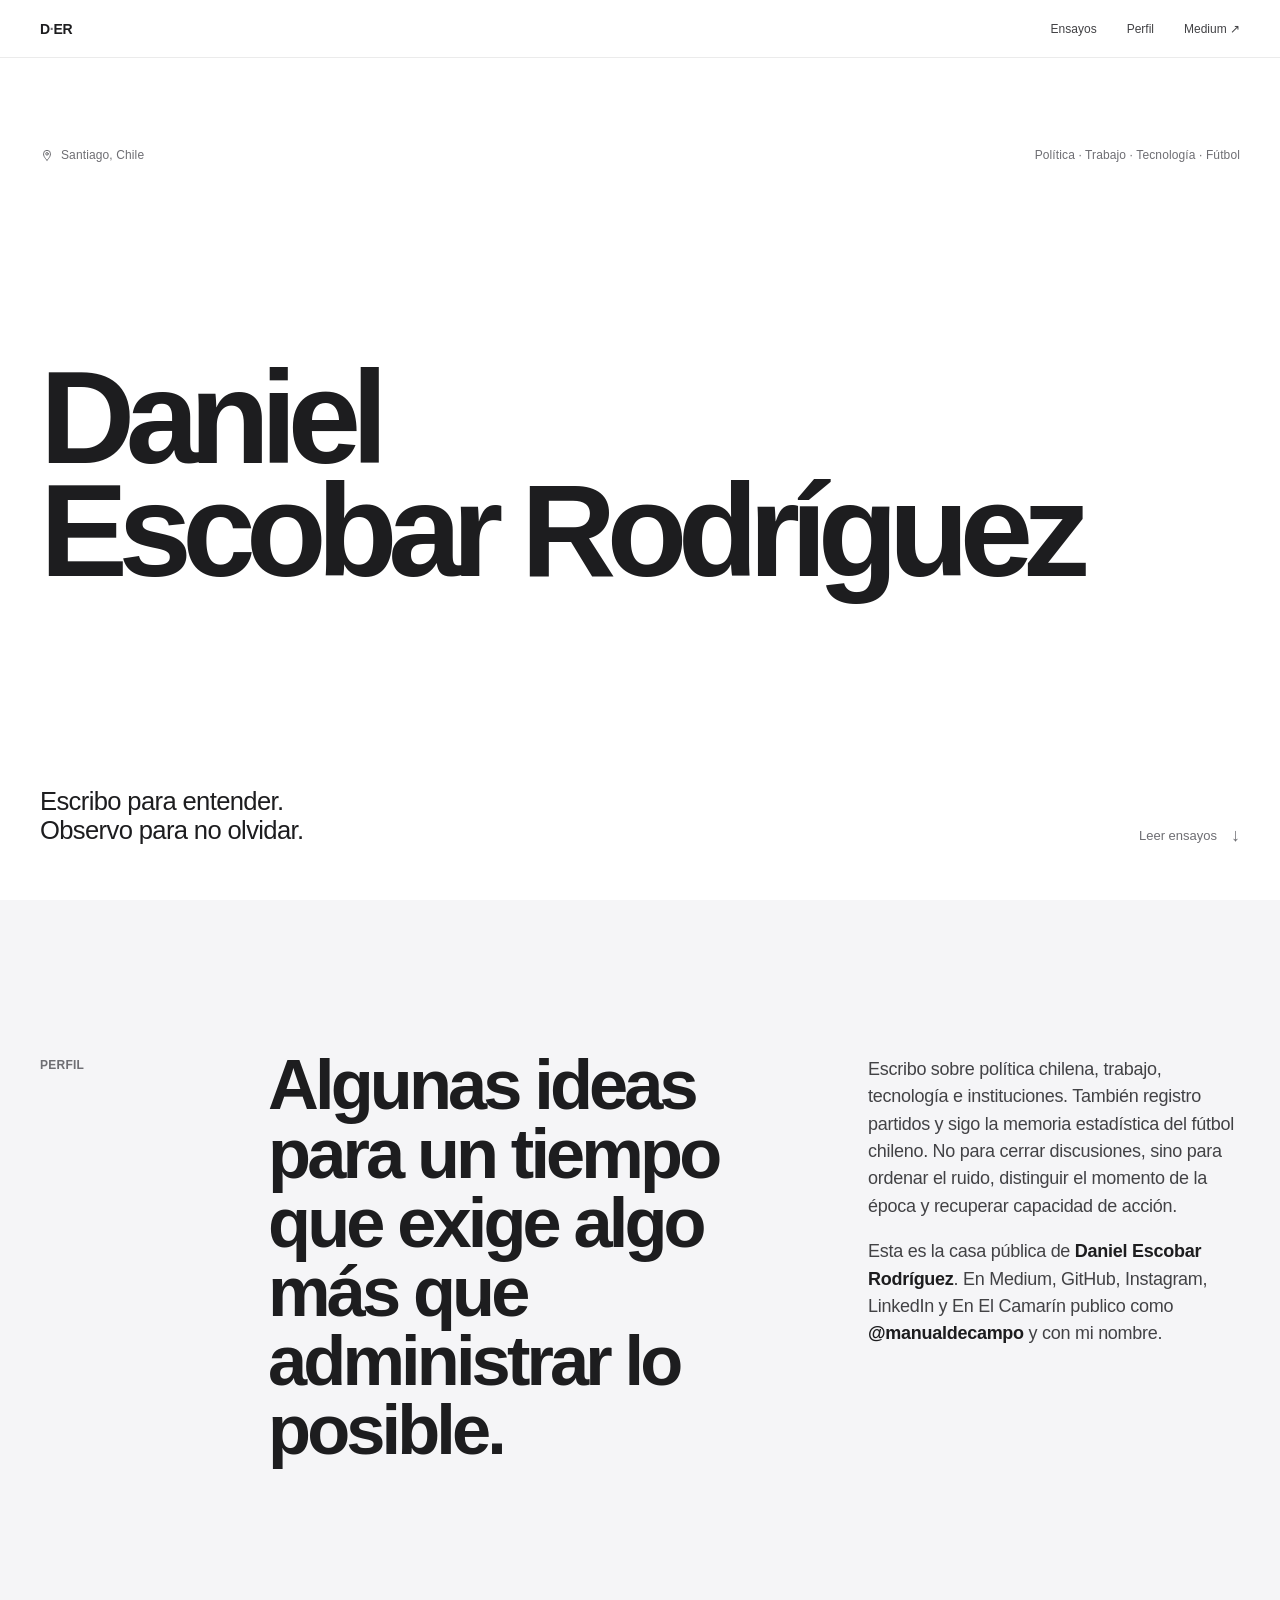
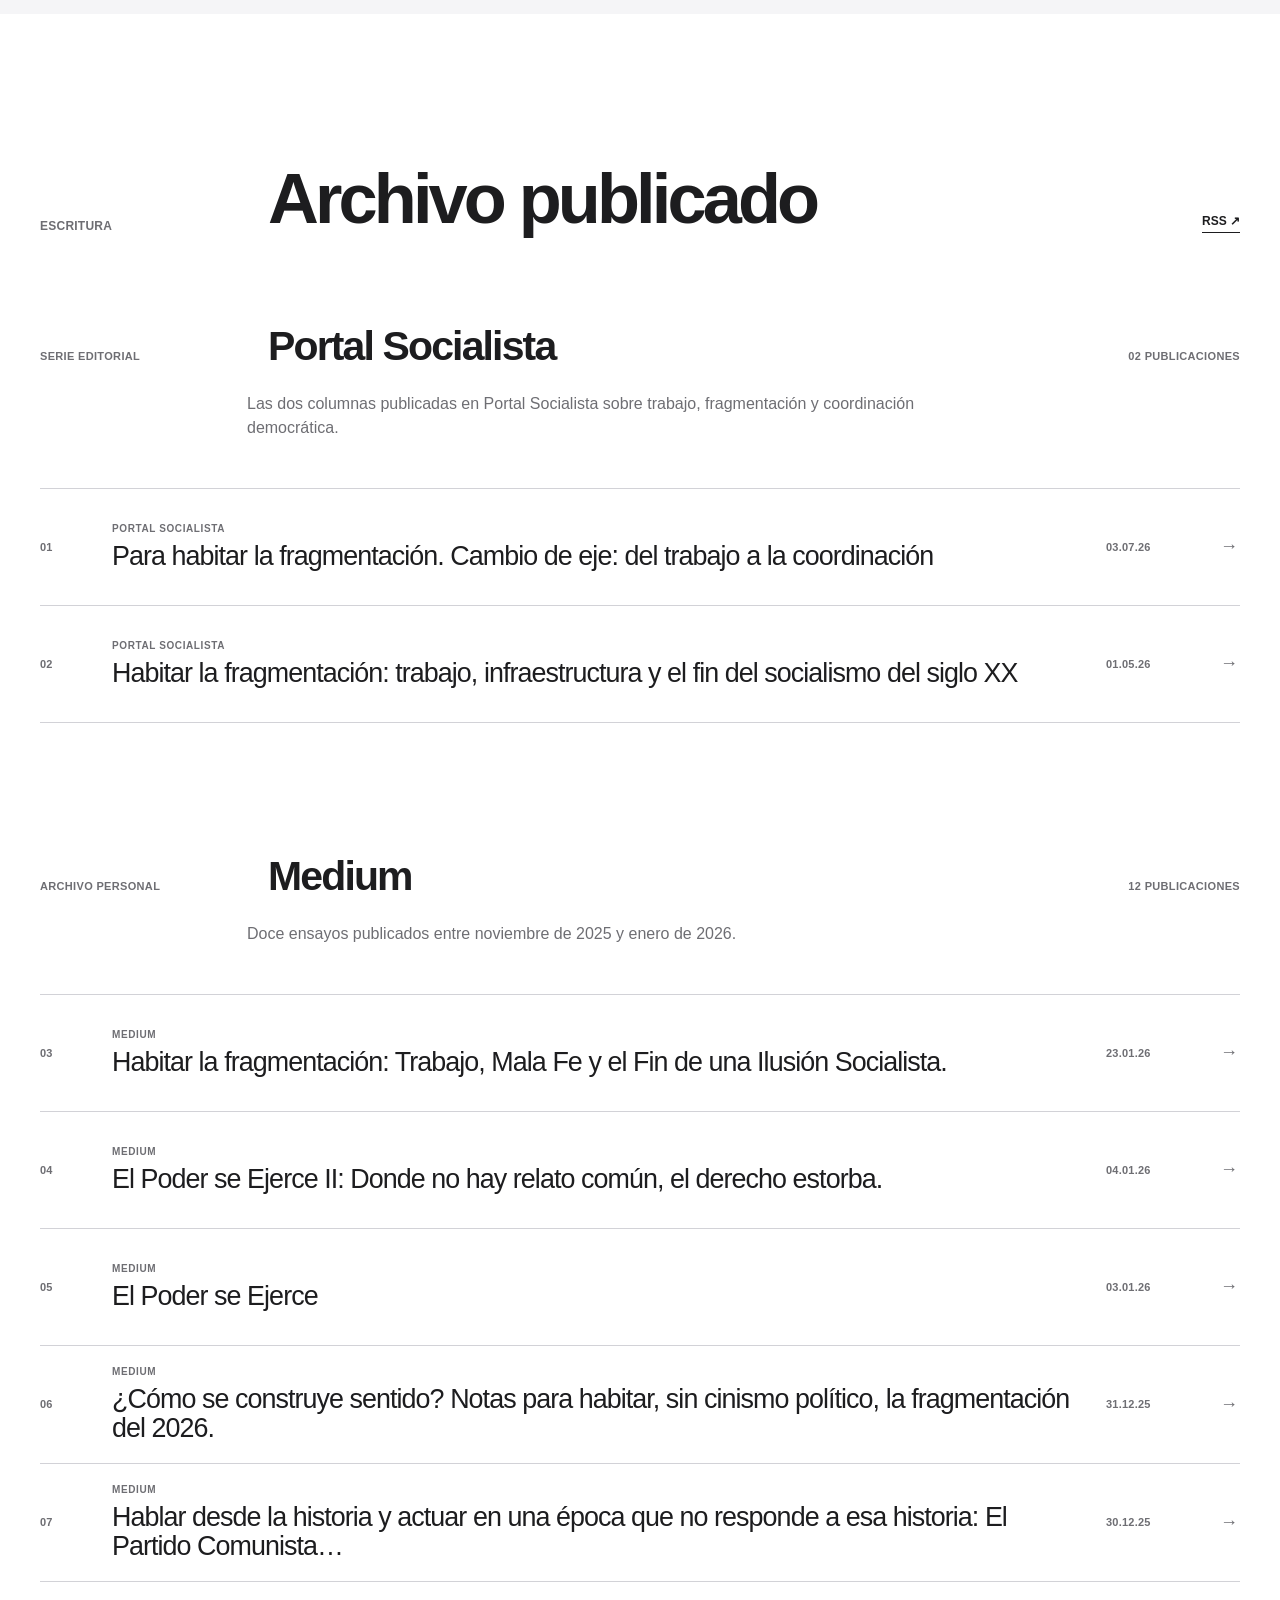
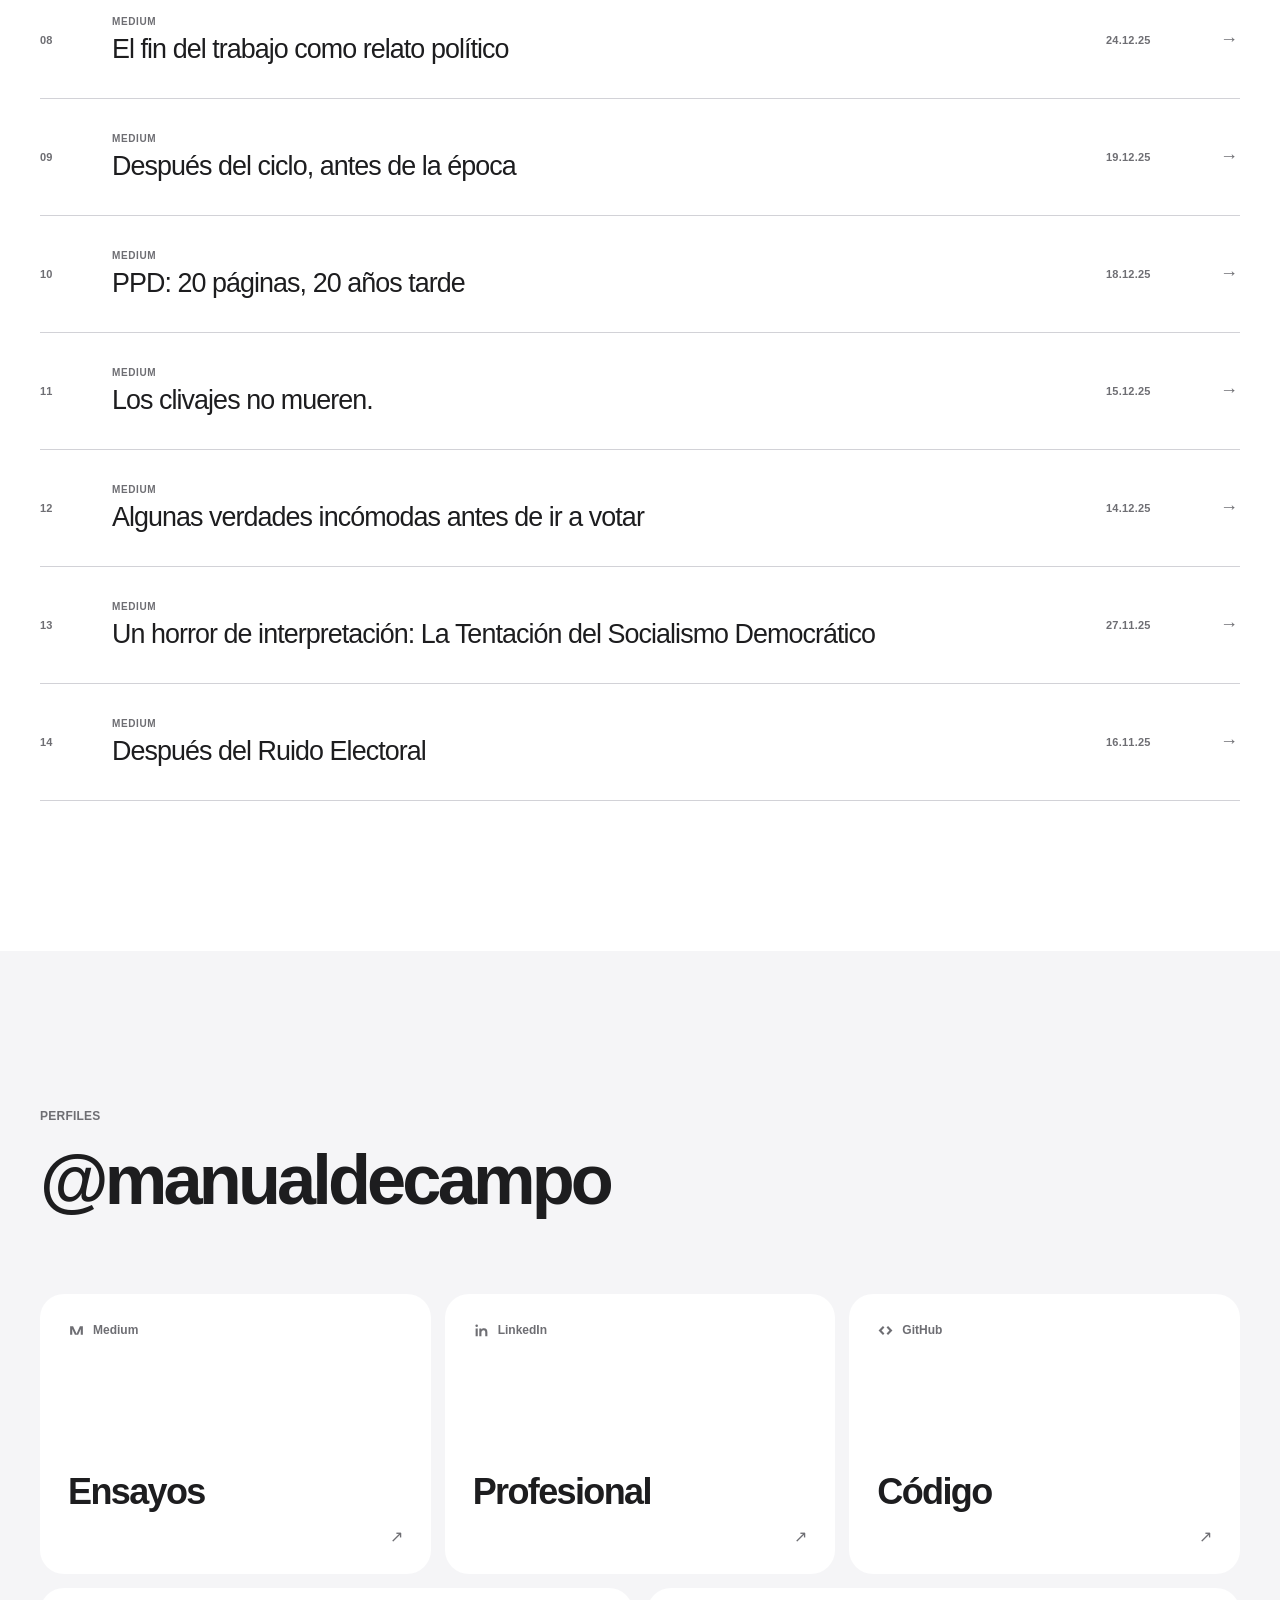
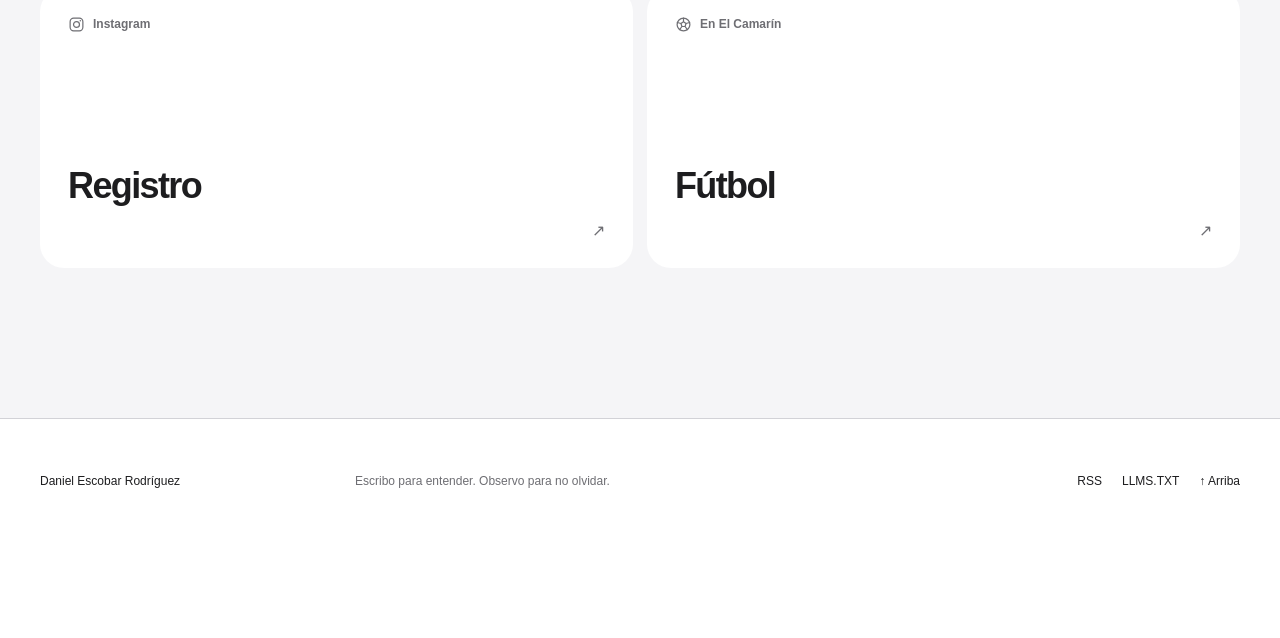
<file: index.html>
<!doctype html>
<html lang="es-CL">
  <head>
    <meta charset="utf-8" />
    <meta name="viewport" content="width=device-width, initial-scale=1" />
    <title>Daniel Escobar Rodríguez — @manualdecampo</title>
    <meta name="description" content="Ensayos de Daniel Escobar Rodríguez sobre política chilena, trabajo, tecnología, instituciones, vida común y fútbol chileno." />
    <meta name="author" content="Daniel Escobar Rodríguez" />
    <meta name="robots" content="index,follow,max-image-preview:large" />
    <meta name="theme-color" content="#ffffff" />
    <link rel="icon" href="data:," />
    <link rel="canonical" href="https://manualdecampo.github.io/" />
    <link rel="alternate" type="application/rss+xml" title="Ensayos de Daniel Escobar Rodríguez" href="https://manualdecampo.github.io/feed.xml" />
    <link rel="stylesheet" href="/styles.css?v=linkedin" />

    <meta property="og:type" content="profile" />
    <meta property="og:locale" content="es_CL" />
    <meta property="og:title" content="Daniel Escobar Rodríguez" />
    <meta property="og:description" content="Escribo para entender. Observo para no olvidar." />
    <meta property="og:url" content="https://manualdecampo.github.io/" />
    <meta property="profile:username" content="manualdecampo" />
    <meta name="twitter:card" content="summary" />

    <script type="application/ld+json">
      {
        "@context": "https://schema.org",
        "@type": "ProfilePage",
        "@id": "https://manualdecampo.github.io/#profile",
        "url": "https://manualdecampo.github.io/",
        "name": "Daniel Escobar Rodríguez — ensayos y perfil",
        "inLanguage": "es-CL",
        "mainEntity": {
          "@type": "Person",
          "@id": "https://manualdecampo.github.io/#daniel-escobar-rodriguez",
          "name": "Daniel Escobar Rodríguez",
          "alternateName": ["@manualdecampo", "manualdecampo"],
          "identifier": "manualdecampo",
          "url": "https://manualdecampo.github.io/",
          "description": "Autor de ensayos sobre política chilena, trabajo, tecnología, instituciones y vida común.",
          "homeLocation": { "@type": "Country", "name": "Chile" },
          "sameAs": [
            "https://manualdecampo.medium.com/",
            "https://www.linkedin.com/in/manualdecampo/",
            "https://github.com/manualdecampo",
            "https://www.instagram.com/manualdecampo/",
            "https://enelcamarin.cl/author/descobar/"
          ],
          "knowsAbout": ["Política chilena", "Trabajo", "Tecnología", "Instituciones", "Vida común", "Fútbol chileno", "Estadísticas de fútbol"]
        }
      }
    </script>
  </head>
  <body>
    <header class="site-header">
      <a class="identity" href="#inicio" aria-label="Daniel Escobar Rodríguez, inicio">D<span>·</span>ER</a>
      <nav aria-label="Navegación principal">
        <a href="#ensayos">Ensayos</a>
        <a href="#perfil">Perfil</a>
        <a href="https://manualdecampo.medium.com/" rel="me">Medium ↗</a>
      </nav>
    </header>

    <main>
      <section class="hero" id="inicio" aria-labelledby="nombre">
        <div class="hero-meta" aria-label="Descripción breve">
          <span class="location"><svg viewBox="0 0 24 24" aria-hidden="true"><path d="M12 21s6-5.2 6-11a6 6 0 1 0-12 0c0 5.8 6 11 6 11Z"/><circle cx="12" cy="10" r="2.2"/></svg>Santiago, Chile</span>
          <span>Política · Trabajo · Tecnología · Fútbol</span>
        </div>
        <h1 id="nombre">Daniel<br />Escobar Rodríguez</h1>
        <div class="hero-bottom">
          <p class="manifesto">Escribo para entender.<br />Observo para no olvidar.</p>
          <a class="scroll-link" href="#ensayos">Leer ensayos <span>↓</span></a>
        </div>
      </section>

      <section class="intro" id="perfil" aria-labelledby="presentacion">
        <p class="section-label">Perfil</p>
        <h2 id="presentacion">Algunas ideas para un tiempo que exige algo más que administrar lo posible.</h2>
        <div class="intro-copy">
          <p>Escribo sobre política chilena, trabajo, tecnología e instituciones. También registro partidos y sigo la memoria estadística del fútbol chileno. No para cerrar discusiones, sino para ordenar el ruido, distinguir el momento de la época y recuperar capacidad de acción.</p>
          <p>Esta es la casa pública de <strong>Daniel Escobar Rodríguez</strong>. En Medium, GitHub, Instagram, LinkedIn y En El Camarín publico como <strong>@manualdecampo</strong> y con mi nombre.</p>
        </div>
      </section>

      <section class="essays" id="ensayos" aria-labelledby="titulo-ensayos">
        <!-- PUBLICATIONS:START -->
<div class="essays-header">
  <p class="section-label">Escritura</p>
  <h2 id="titulo-ensayos">Archivo publicado</h2>
  <a href="/feed.xml">RSS ↗</a>
</div>
<div class="publication-group">
  <div class="publication-group-header">
    <p>Serie editorial</p>
    <h3>Portal Socialista</h3>
    <span>02 publicaciones</span>
  </div>
  <p class="publication-description">Las dos columnas publicadas en Portal Socialista sobre trabajo, fragmentación y coordinación democrática.</p>
  <ol class="essay-list"><li>
  <a href="/escritura/portal-socialista/para-habitar-la-fragmentacion-cambio-de-eje-del-trabajo-a-la-coordinacion/">
    <span class="essay-index">01</span>
    <span class="essay-copy"><span class="essay-source">Portal Socialista</span><span class="essay-title">Para habitar la fragmentación. Cambio de eje: del trabajo a la coordinación</span></span>
    <time datetime="2026-07-03">03.07.26</time>
    <span class="arrow" aria-hidden="true">→</span>
  </a>
</li>
<li>
  <a href="/escritura/portal-socialista/habitar-la-fragmentacion-trabajo-infraestructura-y-el-fin-del-socialismo-del-siglo-xx/">
    <span class="essay-index">02</span>
    <span class="essay-copy"><span class="essay-source">Portal Socialista</span><span class="essay-title">Habitar la fragmentación: trabajo, infraestructura y el fin del socialismo del siglo XX</span></span>
    <time datetime="2026-05-01">01.05.26</time>
    <span class="arrow" aria-hidden="true">→</span>
  </a>
</li>
</ol>
</div>

<div class="publication-group">
  <div class="publication-group-header">
    <p>Archivo personal</p>
    <h3>Medium</h3>
    <span>12 publicaciones</span>
  </div>
  <p class="publication-description">Doce ensayos publicados entre noviembre de 2025 y enero de 2026.</p>
  <ol class="essay-list"><li>
  <a href="/escritura/medium/habitar-la-fragmentacion-trabajo-mala-fe-y-el-fin-de-una-ilusion-socialista/">
    <span class="essay-index">03</span>
    <span class="essay-copy"><span class="essay-source">Medium</span><span class="essay-title">Habitar la fragmentación: Trabajo, Mala Fe y el Fin de una Ilusión Socialista.</span></span>
    <time datetime="2026-01-23">23.01.26</time>
    <span class="arrow" aria-hidden="true">→</span>
  </a>
</li>
<li>
  <a href="/escritura/medium/el-poder-se-ejerce-ii/">
    <span class="essay-index">04</span>
    <span class="essay-copy"><span class="essay-source">Medium</span><span class="essay-title">El Poder se Ejerce II: Donde no hay relato común, el derecho estorba.</span></span>
    <time datetime="2026-01-04">04.01.26</time>
    <span class="arrow" aria-hidden="true">→</span>
  </a>
</li>
<li>
  <a href="/escritura/medium/el-poder-se-ejerce/">
    <span class="essay-index">05</span>
    <span class="essay-copy"><span class="essay-source">Medium</span><span class="essay-title">El Poder se Ejerce</span></span>
    <time datetime="2026-01-03">03.01.26</time>
    <span class="arrow" aria-hidden="true">→</span>
  </a>
</li>
<li>
  <a href="/escritura/medium/como-se-construye-sentido/">
    <span class="essay-index">06</span>
    <span class="essay-copy"><span class="essay-source">Medium</span><span class="essay-title">¿Cómo se construye sentido? Notas para habitar, sin cinismo político, la fragmentación del 2026.</span></span>
    <time datetime="2025-12-31">31.12.25</time>
    <span class="arrow" aria-hidden="true">→</span>
  </a>
</li>
<li>
  <a href="/escritura/medium/hablar-desde-la-historia-partido-comunista/">
    <span class="essay-index">07</span>
    <span class="essay-copy"><span class="essay-source">Medium</span><span class="essay-title">Hablar desde la historia y actuar en una época que no responde a esa historia: El Partido Comunista…</span></span>
    <time datetime="2025-12-30">30.12.25</time>
    <span class="arrow" aria-hidden="true">→</span>
  </a>
</li>
<li>
  <a href="/escritura/medium/el-fin-del-trabajo-como-relato-politico/">
    <span class="essay-index">08</span>
    <span class="essay-copy"><span class="essay-source">Medium</span><span class="essay-title">El fin del trabajo como relato político</span></span>
    <time datetime="2025-12-24">24.12.25</time>
    <span class="arrow" aria-hidden="true">→</span>
  </a>
</li>
<li>
  <a href="/escritura/medium/despues-del-ciclo-antes-de-la-epoca/">
    <span class="essay-index">09</span>
    <span class="essay-copy"><span class="essay-source">Medium</span><span class="essay-title">Después del ciclo, antes de la época</span></span>
    <time datetime="2025-12-19">19.12.25</time>
    <span class="arrow" aria-hidden="true">→</span>
  </a>
</li>
<li>
  <a href="/escritura/medium/ppd-20-paginas-20-anos-tarde/">
    <span class="essay-index">10</span>
    <span class="essay-copy"><span class="essay-source">Medium</span><span class="essay-title">PPD: 20 páginas, 20 años tarde</span></span>
    <time datetime="2025-12-18">18.12.25</time>
    <span class="arrow" aria-hidden="true">→</span>
  </a>
</li>
<li>
  <a href="/escritura/medium/los-clivajes-no-mueren/">
    <span class="essay-index">11</span>
    <span class="essay-copy"><span class="essay-source">Medium</span><span class="essay-title">Los clivajes no mueren.</span></span>
    <time datetime="2025-12-15">15.12.25</time>
    <span class="arrow" aria-hidden="true">→</span>
  </a>
</li>
<li>
  <a href="/escritura/medium/algunas-verdades-incomodas-antes-de-ir-a-votar/">
    <span class="essay-index">12</span>
    <span class="essay-copy"><span class="essay-source">Medium</span><span class="essay-title">Algunas verdades incómodas antes de ir a votar</span></span>
    <time datetime="2025-12-14">14.12.25</time>
    <span class="arrow" aria-hidden="true">→</span>
  </a>
</li>
<li>
  <a href="/escritura/medium/un-horror-de-interpretacion-la-tentacion-del-socialismo-democratico/">
    <span class="essay-index">13</span>
    <span class="essay-copy"><span class="essay-source">Medium</span><span class="essay-title">Un horror de interpretación: La Tentación del Socialismo Democrático</span></span>
    <time datetime="2025-11-27">27.11.25</time>
    <span class="arrow" aria-hidden="true">→</span>
  </a>
</li>
<li>
  <a href="/escritura/medium/despues-del-ruido-electoral/">
    <span class="essay-index">14</span>
    <span class="essay-copy"><span class="essay-source">Medium</span><span class="essay-title">Después del Ruido Electoral</span></span>
    <time datetime="2025-11-16">16.11.25</time>
    <span class="arrow" aria-hidden="true">→</span>
  </a>
</li>
</ol>
</div>
        <!-- PUBLICATIONS:END -->
      </section>

      <section class="profiles" aria-labelledby="titulo-perfiles">
        <p class="section-label">Perfiles</p>
        <h2 id="titulo-perfiles">@manualdecampo</h2>
        <div class="profile-grid">
          <a href="https://manualdecampo.medium.com/" rel="me">
            <span class="profile-service"><svg viewBox="0 0 24 24" aria-hidden="true"><path class="icon-fill" d="M3 6h4.2l4.9 10.7L16.8 6H21v12h-3V9.8L14.4 18h-4.7L6 9.8V18H3V6Z"/></svg>Medium</span><strong>Ensayos</strong><i>↗</i>
          </a>
          <a href="https://www.linkedin.com/in/manualdecampo/" rel="me">
            <span class="profile-service"><svg viewBox="0 0 24 24" aria-hidden="true"><circle class="icon-fill" cx="5.2" cy="5.2" r="1.8"/><path class="icon-fill" d="M3.7 9h3v11h-3V9Zm5.2 0h2.9v1.5c.8-1.1 2-1.8 3.8-1.8 3.2 0 4.7 2.1 4.7 5.6V20h-3v-5.3c0-2-.7-3.2-2.4-3.2-1.9 0-3 1.3-3 3.7V20h-3V9Z"/></svg>LinkedIn</span><strong>Profesional</strong><i>↗</i>
          </a>
          <a href="https://github.com/manualdecampo" rel="me">
            <span class="profile-service"><svg viewBox="0 0 24 24" aria-hidden="true"><path class="icon-fill" d="M8.4 18.2 2.2 12l6.2-6.2 2.1 2.1L6.4 12l4.1 4.1-2.1 2.1Zm7.2 0-2.1-2.1 4.1-4.1-4.1-4.1 2.1-2.1 6.2 6.2-6.2 6.2Z"/></svg>GitHub</span><strong>Código</strong><i>↗</i>
          </a>
          <a href="https://www.instagram.com/manualdecampo/" rel="me">
            <span class="profile-service"><svg viewBox="0 0 24 24" aria-hidden="true"><rect x="3" y="3" width="18" height="18" rx="5"/><circle cx="12" cy="12" r="4.2"/><circle class="icon-fill" cx="17.4" cy="6.7" r="1.1"/></svg>Instagram</span><strong>Registro</strong><i>↗</i>
          </a>
          <a href="https://enelcamarin.cl/author/descobar/" rel="me">
            <span class="profile-service"><svg viewBox="0 0 24 24" aria-hidden="true"><circle cx="12" cy="12" r="9"/><path d="m12 8 3.6 2.6-1.4 4.2H9.8l-1.4-4.2L12 8Zm0-5v5m8.6 1.2-5 1.4m1.9 8.7-3.3-4.5m-7.7 4.5 3.3-4.5M3.4 9.2l5 1.4"/></svg>En El Camarín</span><strong>Fútbol</strong><i>↗</i>
          </a>
        </div>
      </section>
    </main>

    <footer>
      <p>Daniel Escobar Rodríguez</p>
      <p>Escribo para entender. Observo para no olvidar.</p>
      <div>
        <a href="/feed.xml">RSS</a>
        <a href="/llms.txt">LLMS.TXT</a>
        <a href="#inicio">↑ Arriba</a>
      </div>
    </footer>
  </body>
</html>
</file>
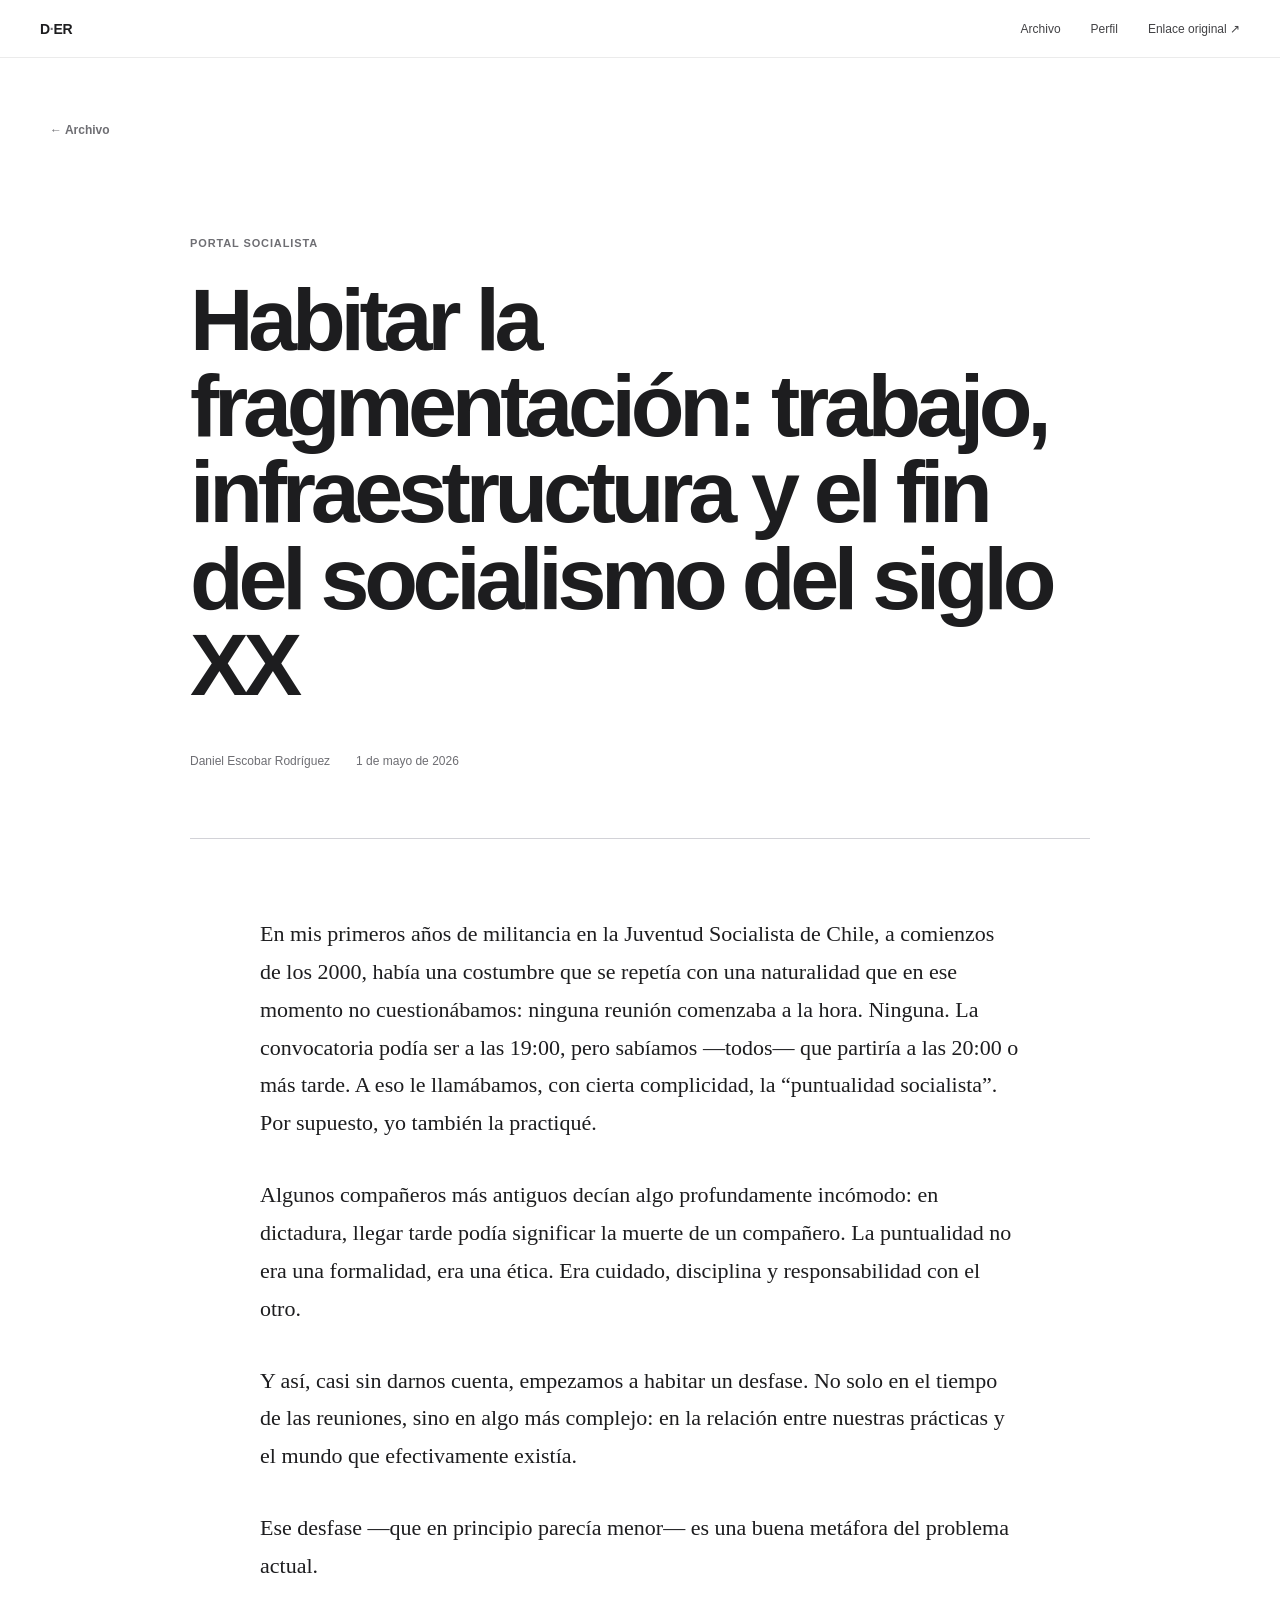
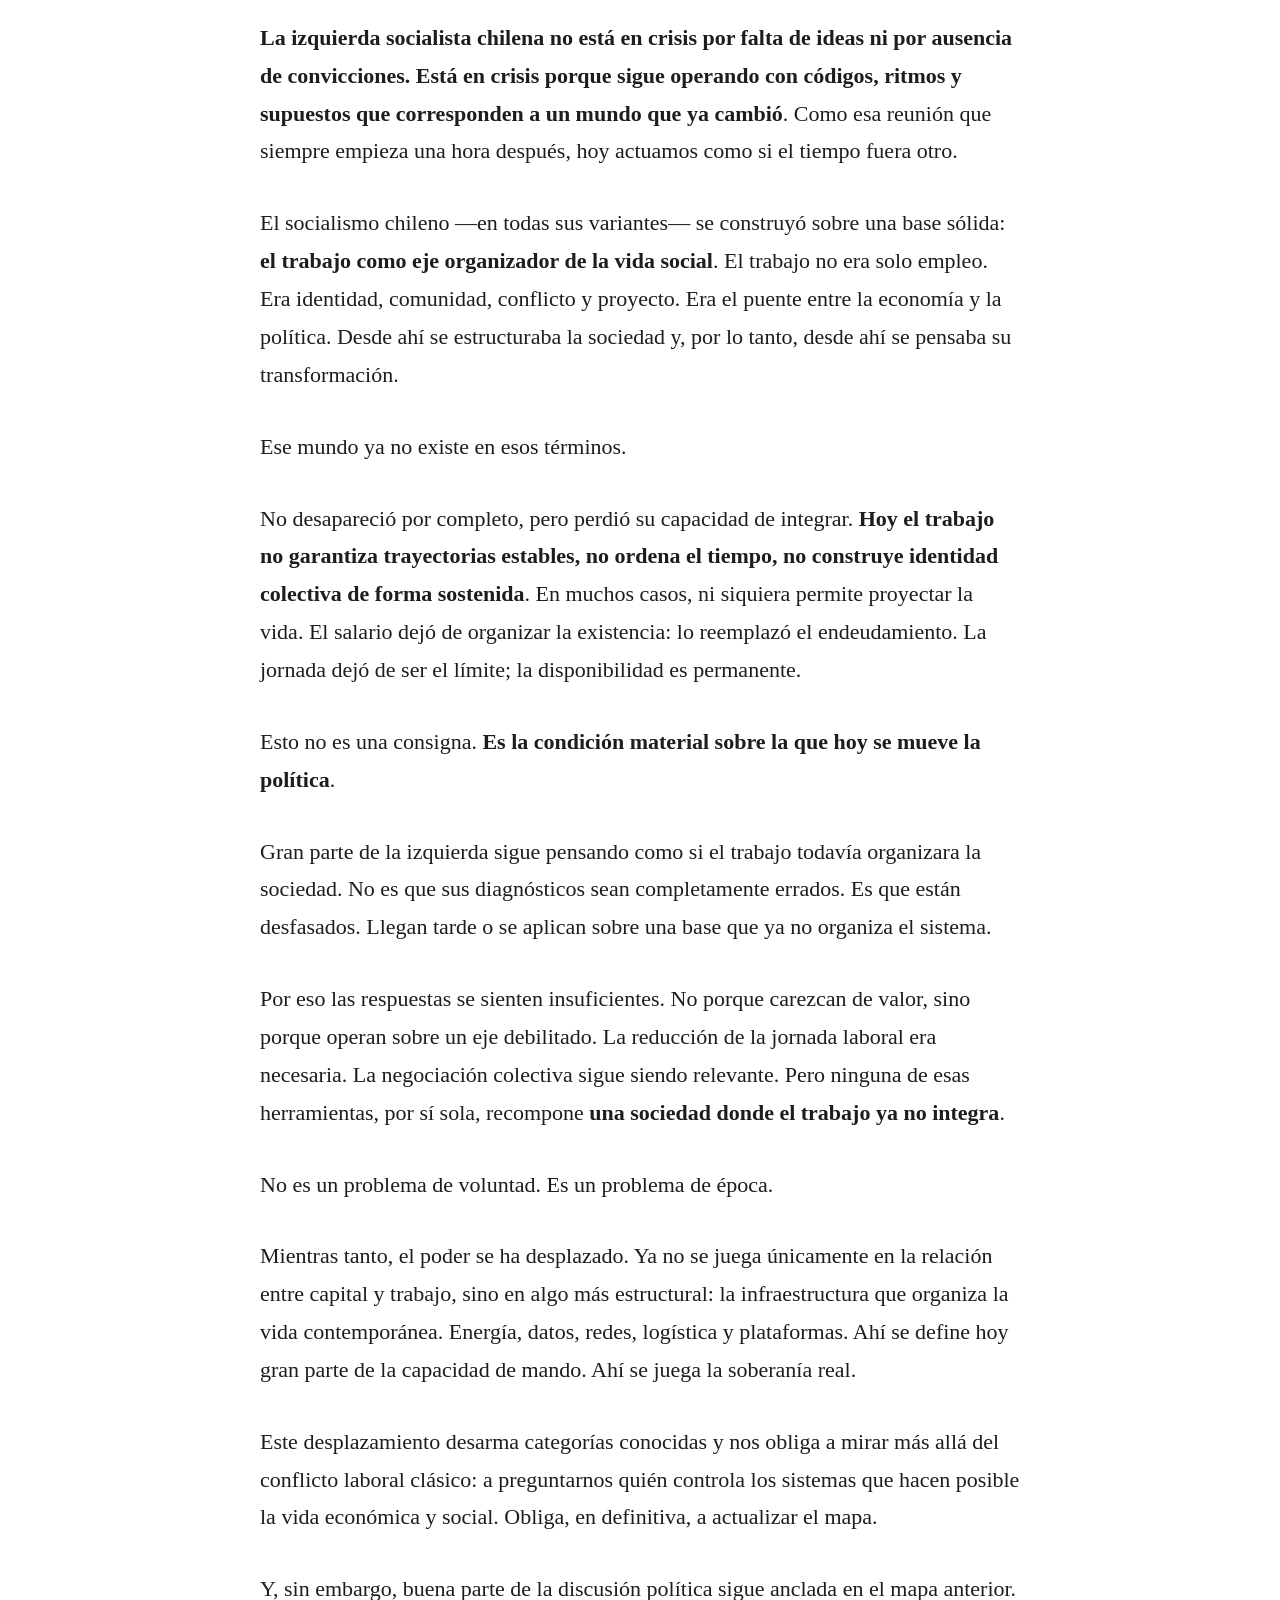
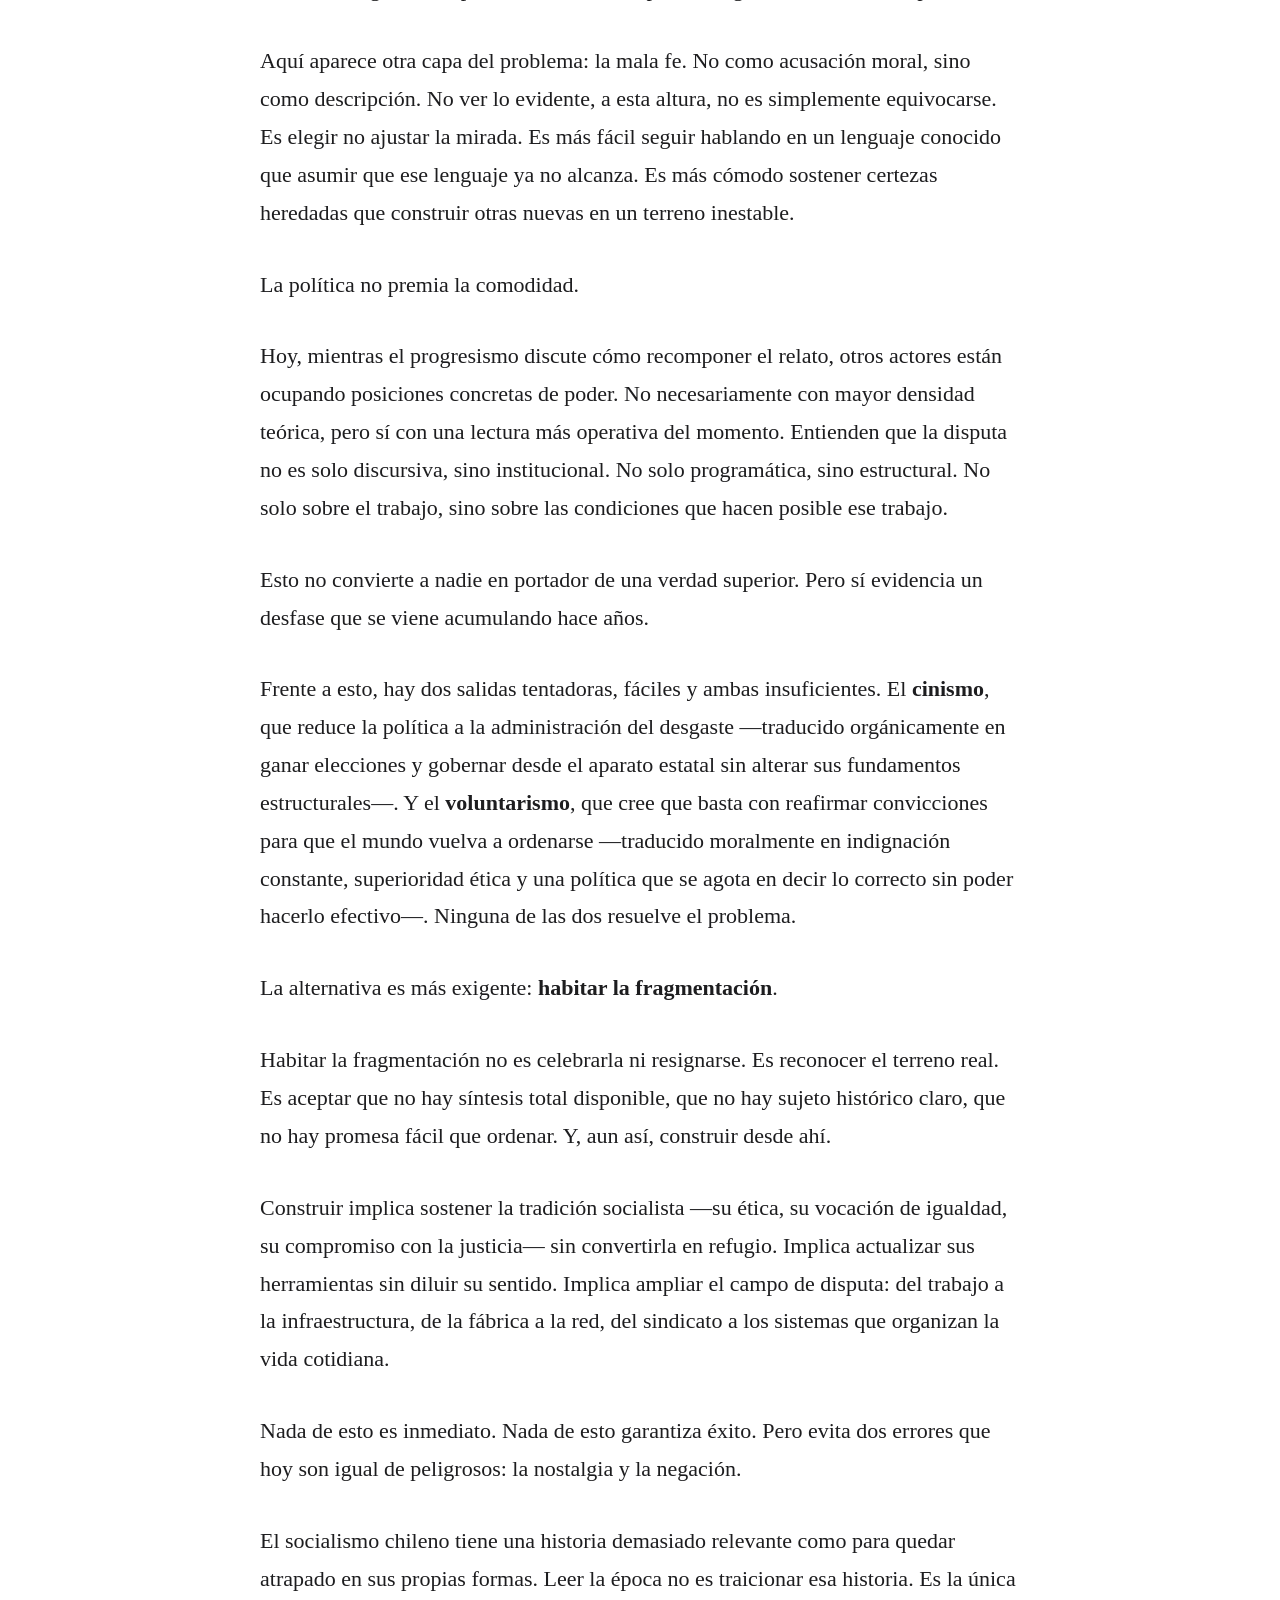
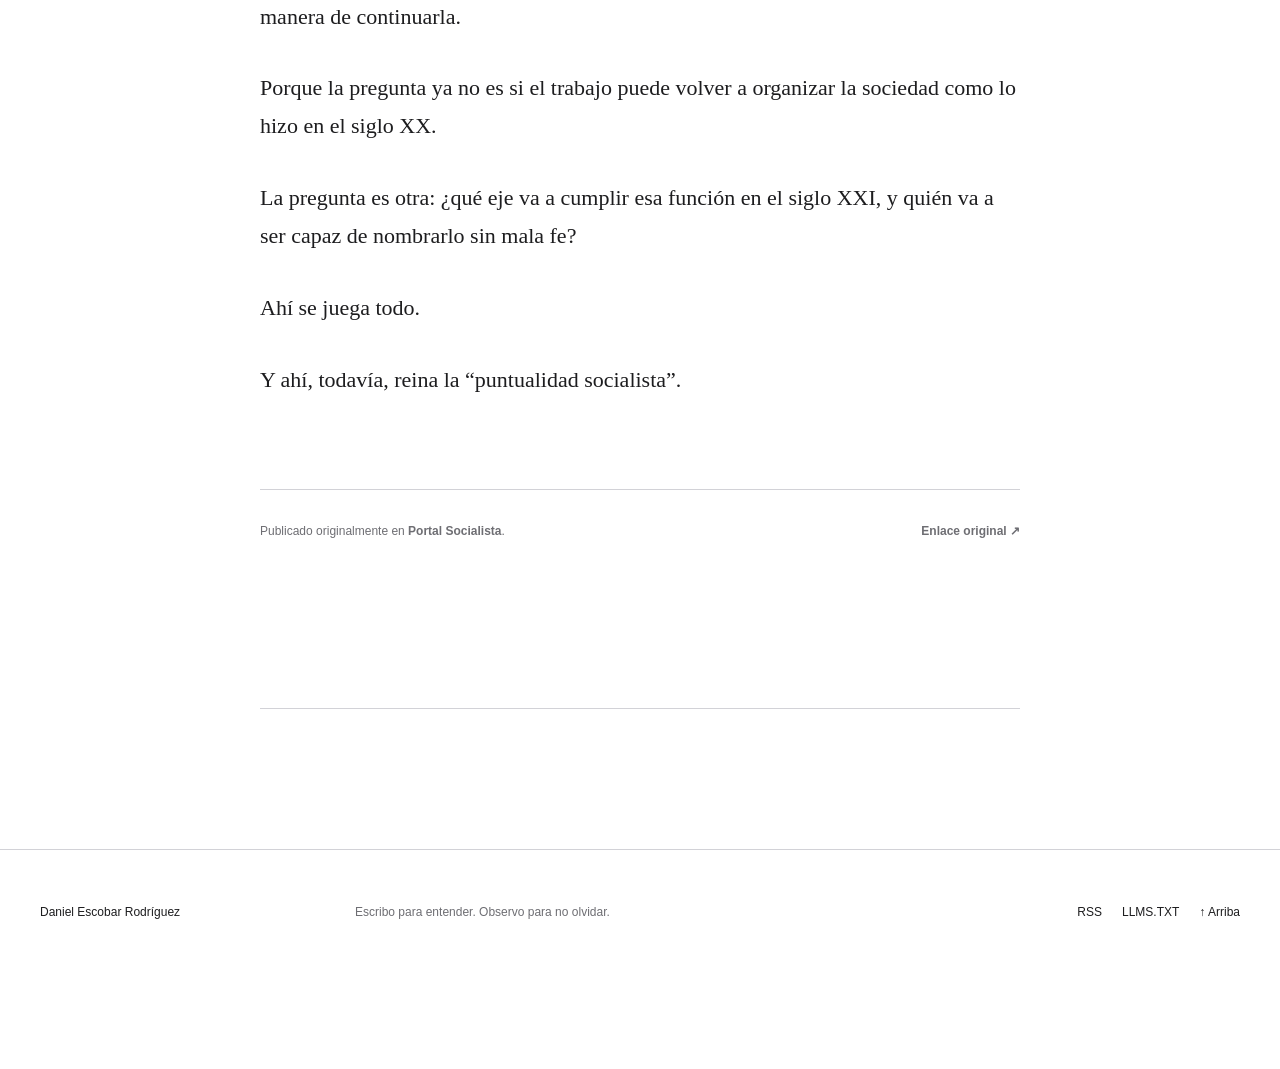
<file: escritura/portal-socialista/habitar-la-fragmentacion-trabajo-infraestructura-y-el-fin-del-socialismo-del-siglo-xx/index.html>
<!doctype html>
<html lang="es-CL">
  <head>
    <meta charset="utf-8" />
    <meta name="viewport" content="width=device-width, initial-scale=1" />
    <title>Habitar la fragmentación: trabajo, infraestructura y el fin del socialismo del siglo XX — Daniel Escobar Rodríguez</title>
    <meta name="description" content="En mis primeros años de militancia en la Juventud Socialista de Chile, a comienzos de los 2000, había una costumbre que se repetía con una naturalidad que en ese momento no cuestionábamos: ninguna reunión comenzaba a la " />
    <meta name="author" content="Daniel Escobar Rodríguez" />
    <meta name="robots" content="index,follow,max-image-preview:large" />
    <meta name="theme-color" content="#ffffff" />
    <link rel="canonical" href="https://manualdecampo.github.io/escritura/portal-socialista/habitar-la-fragmentacion-trabajo-infraestructura-y-el-fin-del-socialismo-del-siglo-xx/" />
    <link rel="alternate" type="application/rss+xml" title="Ensayos de Daniel Escobar Rodríguez" href="https://manualdecampo.github.io/feed.xml" />
    <link rel="stylesheet" href="/styles.css" />
    <meta property="og:type" content="article" />
    <meta property="og:locale" content="es_CL" />
    <meta property="og:title" content="Habitar la fragmentación: trabajo, infraestructura y el fin del socialismo del siglo XX" />
    <meta property="og:description" content="En mis primeros años de militancia en la Juventud Socialista de Chile, a comienzos de los 2000, había una costumbre que se repetía con una naturalidad que en ese momento no cuestionábamos: ninguna reunión comenzaba a la " />
    <meta property="og:url" content="https://manualdecampo.github.io/escritura/portal-socialista/habitar-la-fragmentacion-trabajo-infraestructura-y-el-fin-del-socialismo-del-siglo-xx/" />
    <meta property="article:published_time" content="2026-05-01" />
    <meta name="twitter:card" content="summary" />
    <script type="application/ld+json">{"@context":"https://schema.org","@type":"Article","headline":"Habitar la fragmentación: trabajo, infraestructura y el fin del socialismo del siglo XX","description":"En mis primeros años de militancia en la Juventud Socialista de Chile, a comienzos de los 2000, había una costumbre que se repetía con una naturalidad que en ese momento no cuestionábamos: ninguna reunión comenzaba a la hora. Ninguna. La convocatoria podía ser a las 19:00, pero sabíamos —todos— que partiría a las 20:00 o más tarde. A eso le llamábamos, con cierta complicidad, la “puntualidad socialista”. Por supuesto, yo también la practiqué.","datePublished":"2026-05-01","dateModified":"2026-05-01","inLanguage":"es-CL","url":"https://manualdecampo.github.io/escritura/portal-socialista/habitar-la-fragmentacion-trabajo-infraestructura-y-el-fin-del-socialismo-del-siglo-xx/","mainEntityOfPage":"https://manualdecampo.github.io/escritura/portal-socialista/habitar-la-fragmentacion-trabajo-infraestructura-y-el-fin-del-socialismo-del-siglo-xx/","sameAs":"https://www.portalsocialista.cl/politica/cambiar-el-mundo/daniel-escobar-habitar-la-fragmentacion-trabajo-infraestructura-y-el-fin-del-socialismo-del-siglo-xx/","author":{"@type":"Person","name":"Daniel Escobar Rodríguez","url":"https://manualdecampo.github.io/"},"publisher":{"@type":"Person","name":"Daniel Escobar Rodríguez","url":"https://manualdecampo.github.io/"}}</script>
  </head>
  <body class="article-document">
    <header class="site-header">
      <a class="identity" href="/" aria-label="Daniel Escobar Rodríguez, inicio">D<span>·</span>ER</a>
      <nav aria-label="Navegación principal">
        <a href="/#ensayos">Archivo</a>
        <a href="/#perfil">Perfil</a>
        <a href="https://www.portalsocialista.cl/politica/cambiar-el-mundo/daniel-escobar-habitar-la-fragmentacion-trabajo-infraestructura-y-el-fin-del-socialismo-del-siglo-xx/">Enlace original ↗</a>
      </nav>
    </header>
    <main class="article-shell">
      <a class="article-back" href="/#ensayos">← Archivo</a>
      <article class="article-page">
        <header class="article-header">
          <p class="article-kicker">Portal Socialista</p>
          <h1>Habitar la fragmentación: trabajo, infraestructura y el fin del socialismo del siglo XX</h1>
          <div class="article-meta">
            <span>Daniel Escobar Rodríguez</span>
            <time datetime="2026-05-01">1 de mayo de 2026</time>
            
          </div>
        </header>
        <div class="article-body">
          
<p>En mis primeros años de militancia en la Juventud Socialista de Chile, a comienzos de los 2000, había una costumbre que se repetía con una naturalidad que en ese momento no cuestionábamos: ninguna reunión comenzaba a la hora. Ninguna. La convocatoria podía ser a las 19:00, pero sabíamos —todos— que partiría a las 20:00 o más tarde. A eso le llamábamos, con cierta complicidad, la “puntualidad socialista”. Por supuesto, yo también la practiqué.</p>



<p>Algunos compañeros más antiguos decían algo profundamente incómodo: en dictadura, llegar tarde podía significar la muerte de un compañero. La puntualidad no era una formalidad, era una ética. Era cuidado, disciplina y responsabilidad con el otro.</p>



<p>Y así, casi sin darnos cuenta, empezamos a habitar un desfase. No solo en el tiempo de las reuniones, sino en algo más complejo: en la relación entre nuestras prácticas y el mundo que efectivamente existía.</p>



<p>Ese desfase —que en principio parecía menor— es una buena metáfora del problema actual.</p>



<p><strong>La izquierda socialista chilena no está en crisis por falta de ideas ni por ausencia de convicciones. Está en crisis porque sigue operando con códigos, ritmos y supuestos que corresponden a un mundo que ya cambió</strong>. Como esa reunión que siempre empieza una hora después, hoy actuamos como si el tiempo fuera otro.</p>



<p>El socialismo chileno —en todas sus variantes— se construyó sobre una base sólida: <strong>el trabajo como eje organizador de la vida social</strong>. El trabajo no era solo empleo. Era identidad, comunidad, conflicto y proyecto. Era el puente entre la economía y la política. Desde ahí se estructuraba la sociedad y, por lo tanto, desde ahí se pensaba su transformación.</p>



<p>Ese mundo ya no existe en esos términos.</p>



<p>No desapareció por completo, pero perdió su capacidad de integrar. <strong>Hoy el trabajo no garantiza trayectorias estables, no ordena el tiempo, no construye identidad colectiva de forma sostenida</strong>. En muchos casos, ni siquiera permite proyectar la vida. El salario dejó de organizar la existencia: lo reemplazó el endeudamiento. La jornada dejó de ser el límite; la disponibilidad es permanente.</p>



<p>Esto no es una consigna. <strong>Es la condición material sobre la que hoy se mueve la política</strong>.</p>



<p>Gran parte de la izquierda sigue pensando como si el trabajo todavía organizara la sociedad. No es que sus diagnósticos sean completamente errados. Es que están desfasados. Llegan tarde o se aplican sobre una base que ya no organiza el sistema.</p>



<p>Por eso las respuestas se sienten insuficientes. No porque carezcan de valor, sino porque operan sobre un eje debilitado. La reducción de la jornada laboral era necesaria. La negociación colectiva sigue siendo relevante. Pero ninguna de esas herramientas, por sí sola, recompone <strong>una sociedad donde el trabajo ya no integra</strong>.</p>



<p>No es un problema de voluntad. Es un problema de época.</p>



<p>Mientras tanto, el poder se ha desplazado. Ya no se juega únicamente en la relación entre capital y trabajo, sino en algo más estructural: la infraestructura que organiza la vida contemporánea. Energía, datos, redes, logística y plataformas. Ahí se define hoy gran parte de la capacidad de mando. Ahí se juega la soberanía real.</p>



<p>Este desplazamiento desarma categorías conocidas y nos obliga a mirar más allá del conflicto laboral clásico: a preguntarnos quién controla los sistemas que hacen posible la vida económica y social. Obliga, en definitiva, a actualizar el mapa.</p>



<p>Y, sin embargo, buena parte de la discusión política sigue anclada en el mapa anterior.</p>



<p>Aquí aparece otra capa del problema: la mala fe. No como acusación moral, sino como descripción. No ver lo evidente, a esta altura, no es simplemente equivocarse. Es elegir no ajustar la mirada. Es más fácil seguir hablando en un lenguaje conocido que asumir que ese lenguaje ya no alcanza. Es más cómodo sostener certezas heredadas que construir otras nuevas en un terreno inestable.</p>



<p>La política no premia la comodidad.</p>



<p>Hoy, mientras el progresismo discute cómo recomponer el relato, otros actores están ocupando posiciones concretas de poder. No necesariamente con mayor densidad teórica, pero sí con una lectura más operativa del momento. Entienden que la disputa no es solo discursiva, sino institucional. No solo programática, sino estructural. No solo sobre el trabajo, sino sobre las condiciones que hacen posible ese trabajo.</p>



<p>Esto no convierte a nadie en portador de una verdad superior. Pero sí evidencia un desfase que se viene acumulando hace años.</p>



<p>Frente a esto, hay dos salidas tentadoras, fáciles y ambas insuficientes. El <strong>cinismo</strong>, que reduce la política a la administración del desgaste —traducido orgánicamente en ganar elecciones y gobernar desde el aparato estatal sin alterar sus fundamentos estructurales—. Y el <strong>voluntarismo</strong>, que cree que basta con reafirmar convicciones para que el mundo vuelva a ordenarse —traducido moralmente en indignación constante, superioridad ética y una política que se agota en decir lo correcto sin poder hacerlo efectivo—. Ninguna de las dos resuelve el problema.</p>



<p>La alternativa es más exigente: <strong>habitar la fragmentación</strong>.</p>



<p>Habitar la fragmentación no es celebrarla ni resignarse. Es reconocer el terreno real. Es aceptar que no hay síntesis total disponible, que no hay sujeto histórico claro, que no hay promesa fácil que ordenar. Y, aun así, construir desde ahí.</p>



<p>Construir implica sostener la tradición socialista —su ética, su vocación de igualdad, su compromiso con la justicia— sin convertirla en refugio. Implica actualizar sus herramientas sin diluir su sentido. Implica ampliar el campo de disputa: del trabajo a la infraestructura, de la fábrica a la red, del sindicato a los sistemas que organizan la vida cotidiana.</p>



<p>Nada de esto es inmediato. Nada de esto garantiza éxito. Pero evita dos errores que hoy son igual de peligrosos: la nostalgia y la negación.</p>



<p>El socialismo chileno tiene una historia demasiado relevante como para quedar atrapado en sus propias formas. Leer la época no es traicionar esa historia. Es la única manera de continuarla.</p>



<p>Porque la pregunta ya no es si el trabajo puede volver a organizar la sociedad como lo hizo en el siglo XX.</p>



<p>La pregunta es otra: ¿qué eje va a cumplir esa función en el siglo XXI, y quién va a ser capaz de nombrarlo sin mala fe?</p>



<p>Ahí se juega todo.</p>



<p>Y ahí, todavía, reina la “puntualidad socialista”.</p>



<p></p>

        </div>
        <footer class="article-origin">
          <p>Publicado originalmente en <strong>Portal Socialista</strong>.</p>
          <a href="https://www.portalsocialista.cl/politica/cambiar-el-mundo/daniel-escobar-habitar-la-fragmentacion-trabajo-infraestructura-y-el-fin-del-socialismo-del-siglo-xx/">Enlace original ↗</a>
        </footer>
      </article>
    </main>
    <footer>
      <p>Daniel Escobar Rodríguez</p>
      <p>Escribo para entender. Observo para no olvidar.</p>
      <div><a href="/feed.xml">RSS</a><a href="/llms.txt">LLMS.TXT</a><a href="#">↑ Arriba</a></div>
    </footer>
  </body>
</html>
</file>
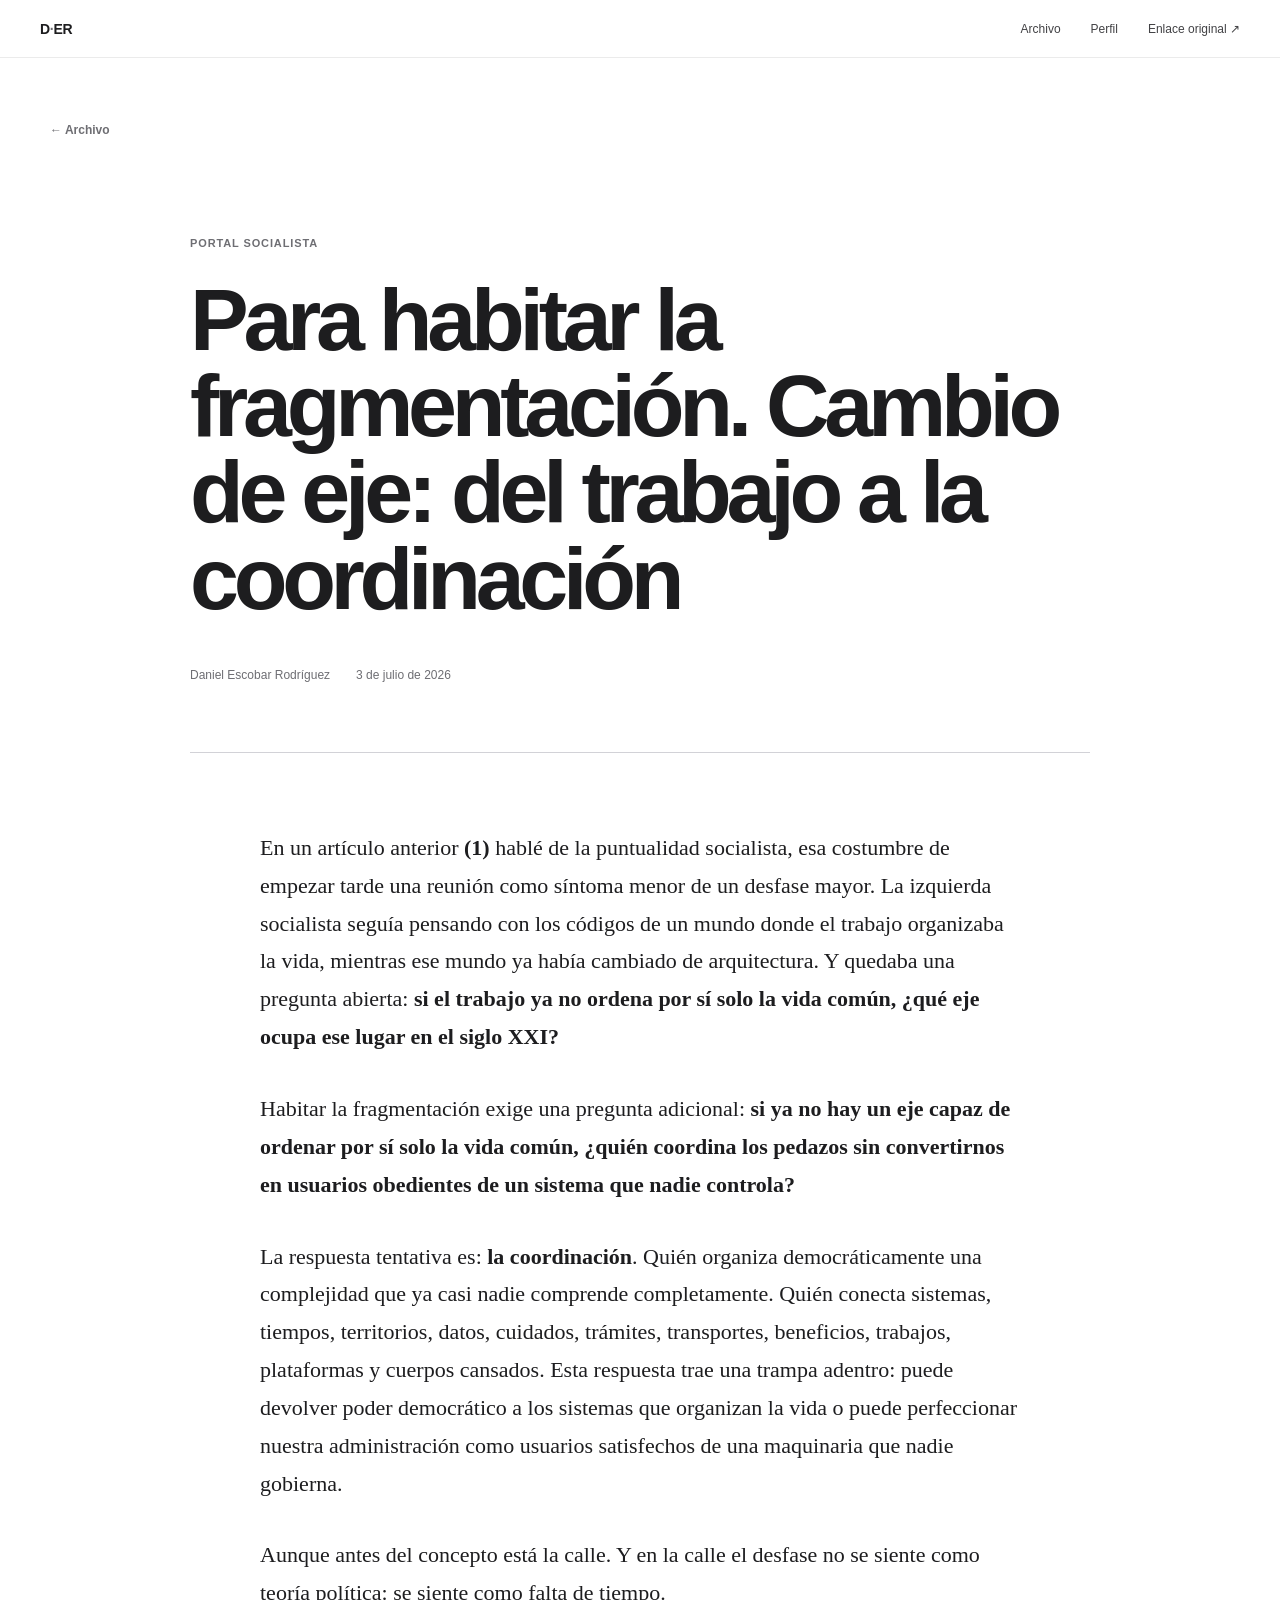
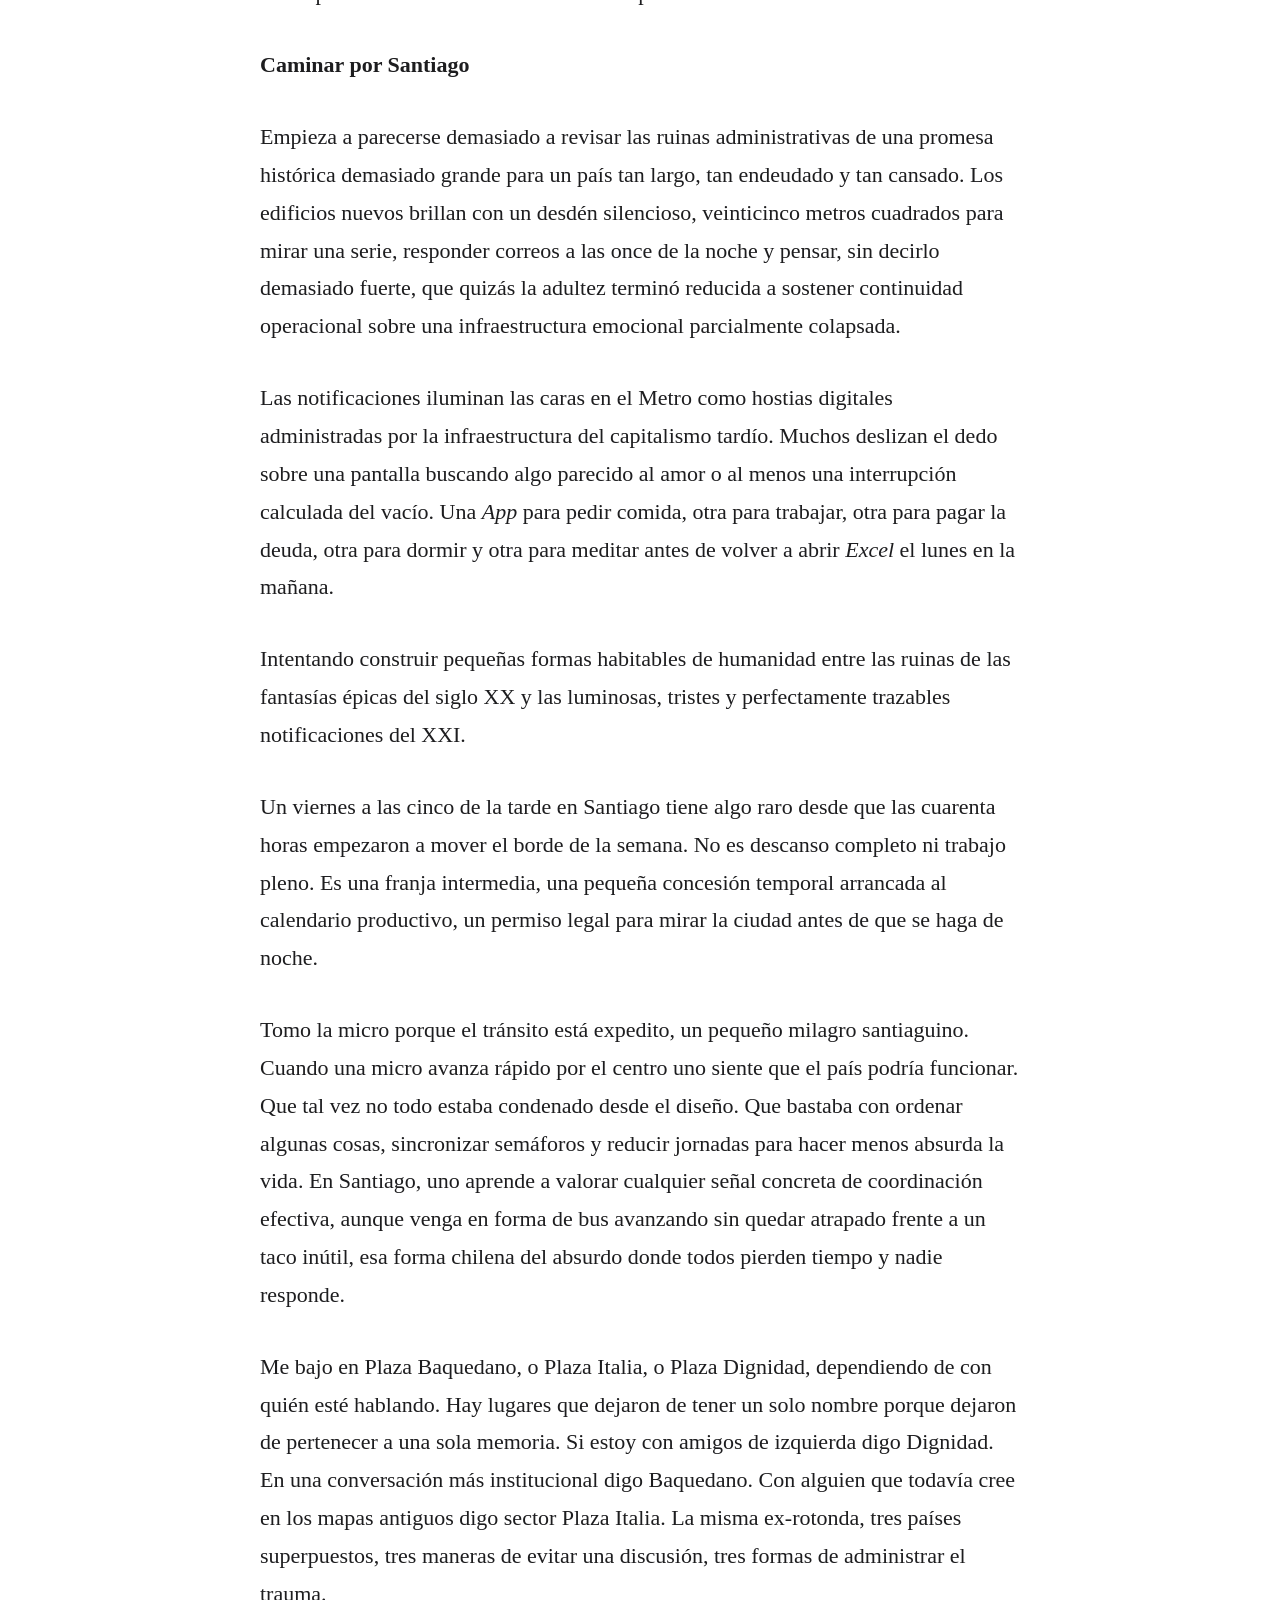
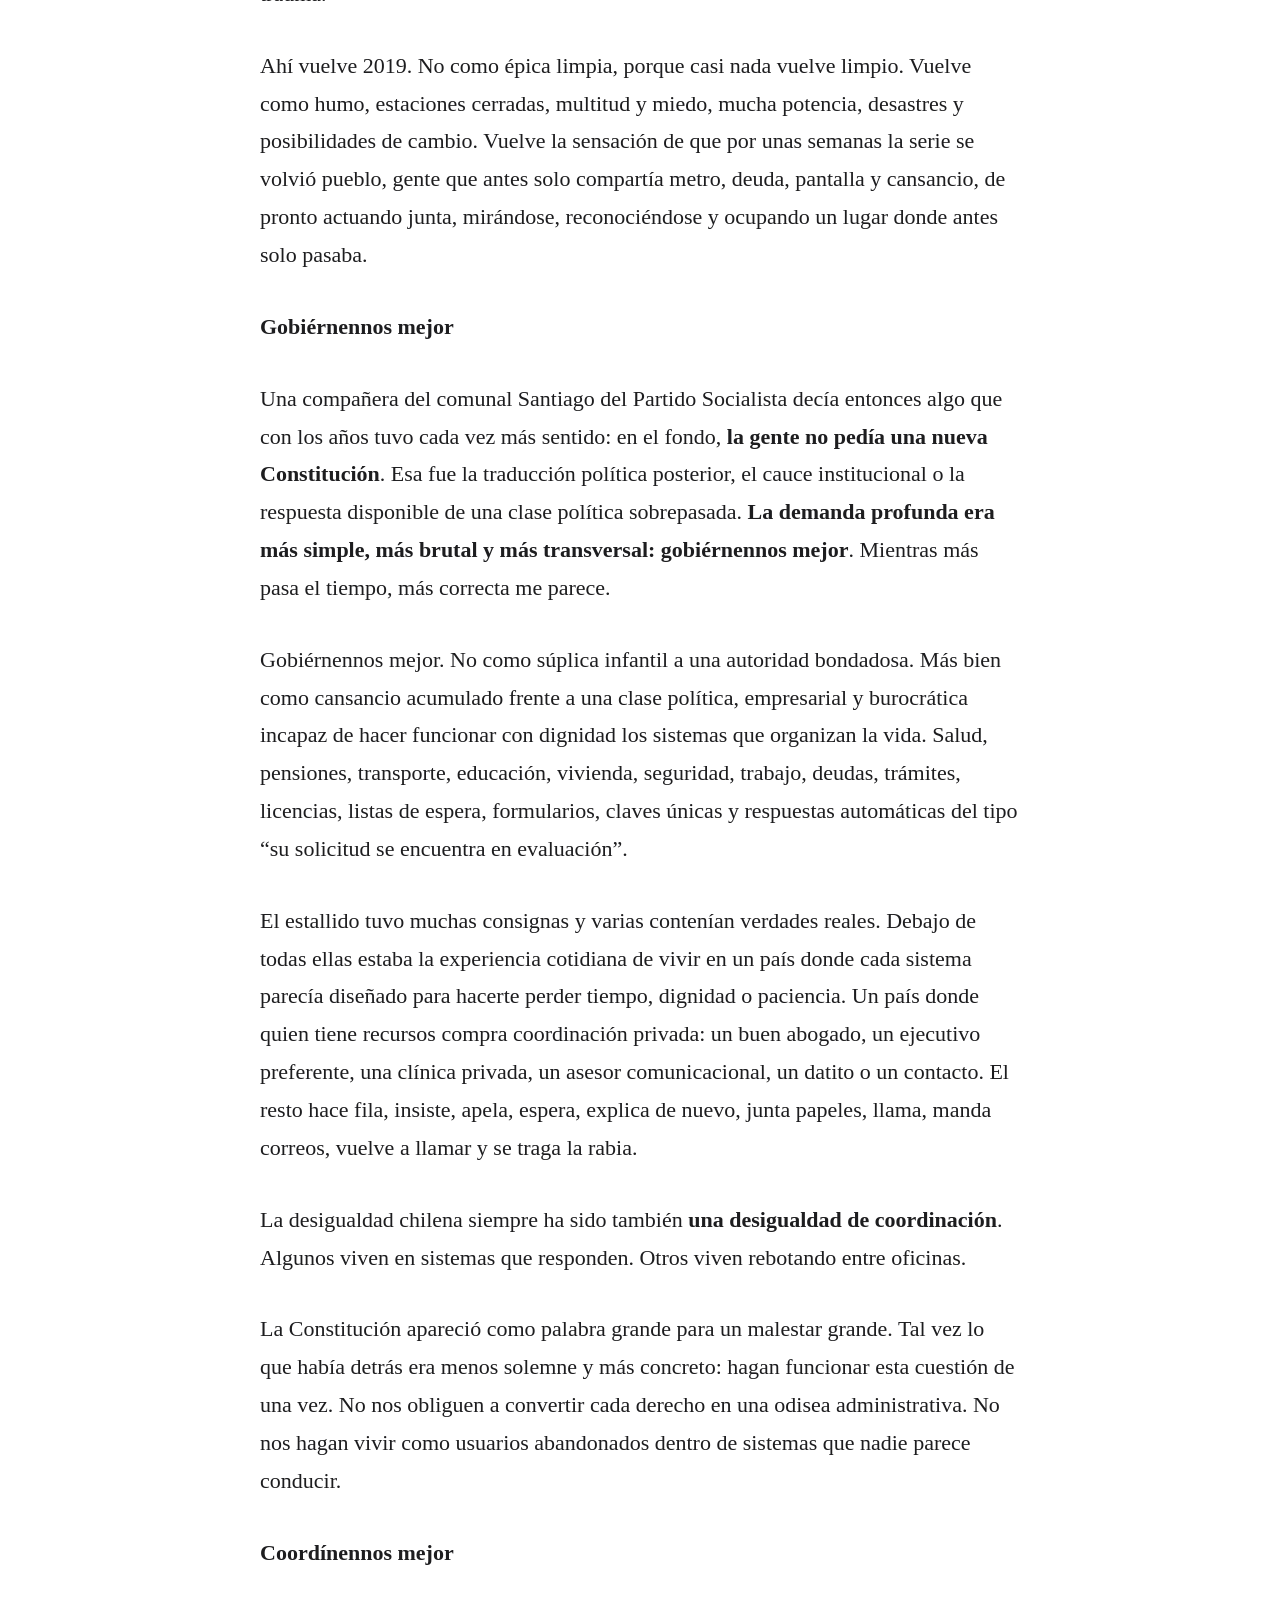
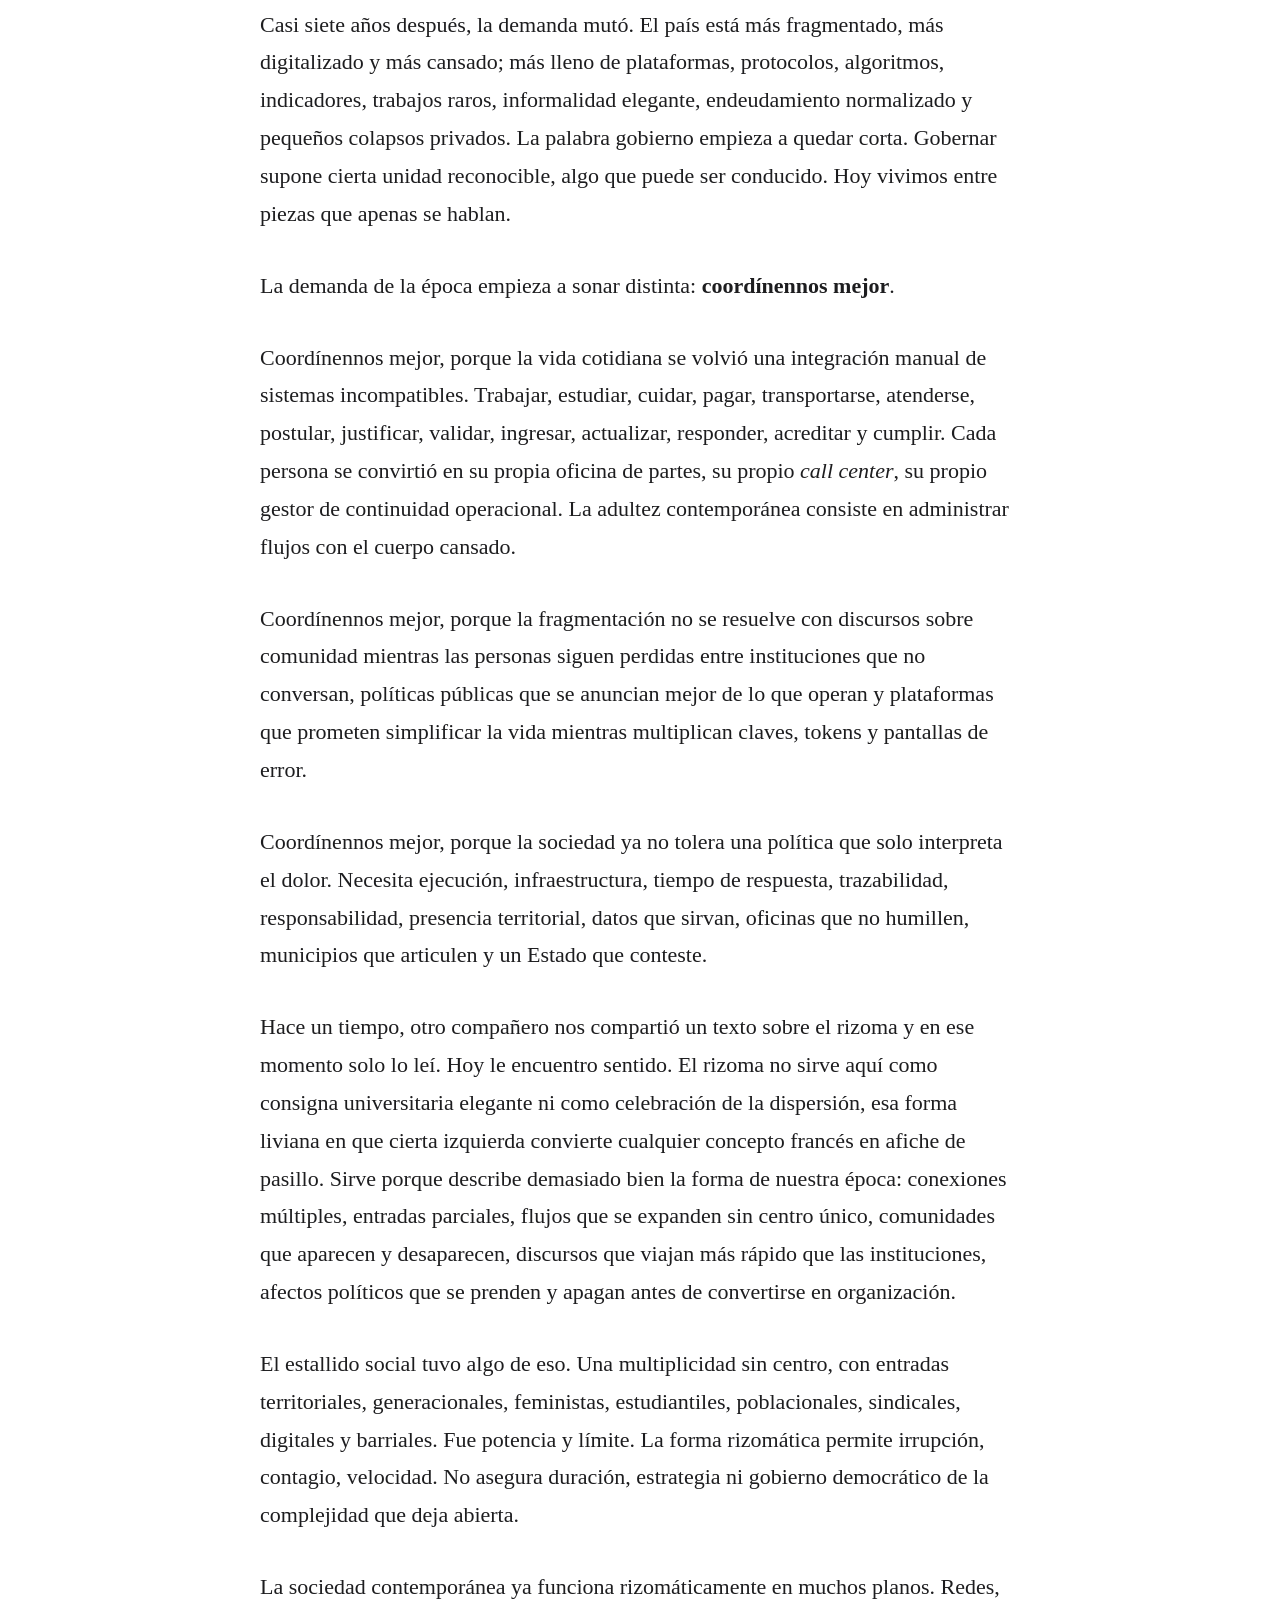
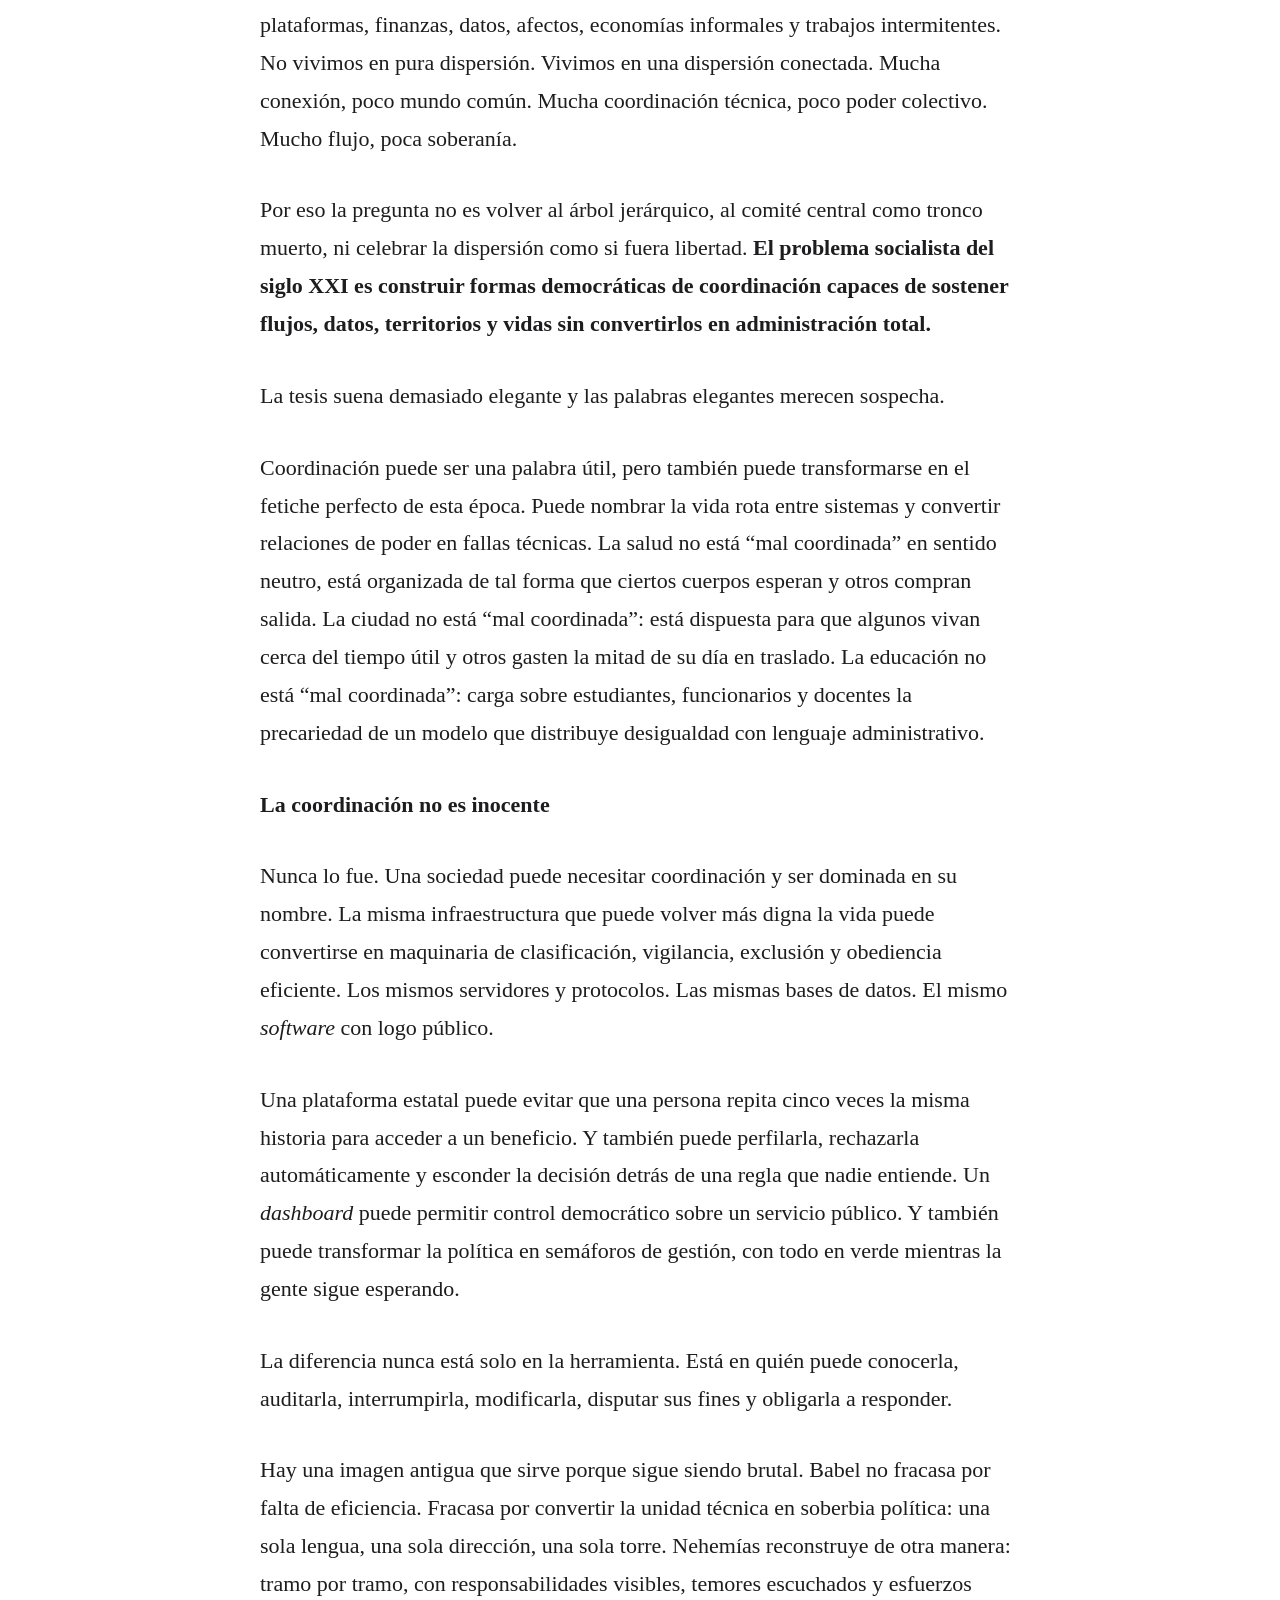
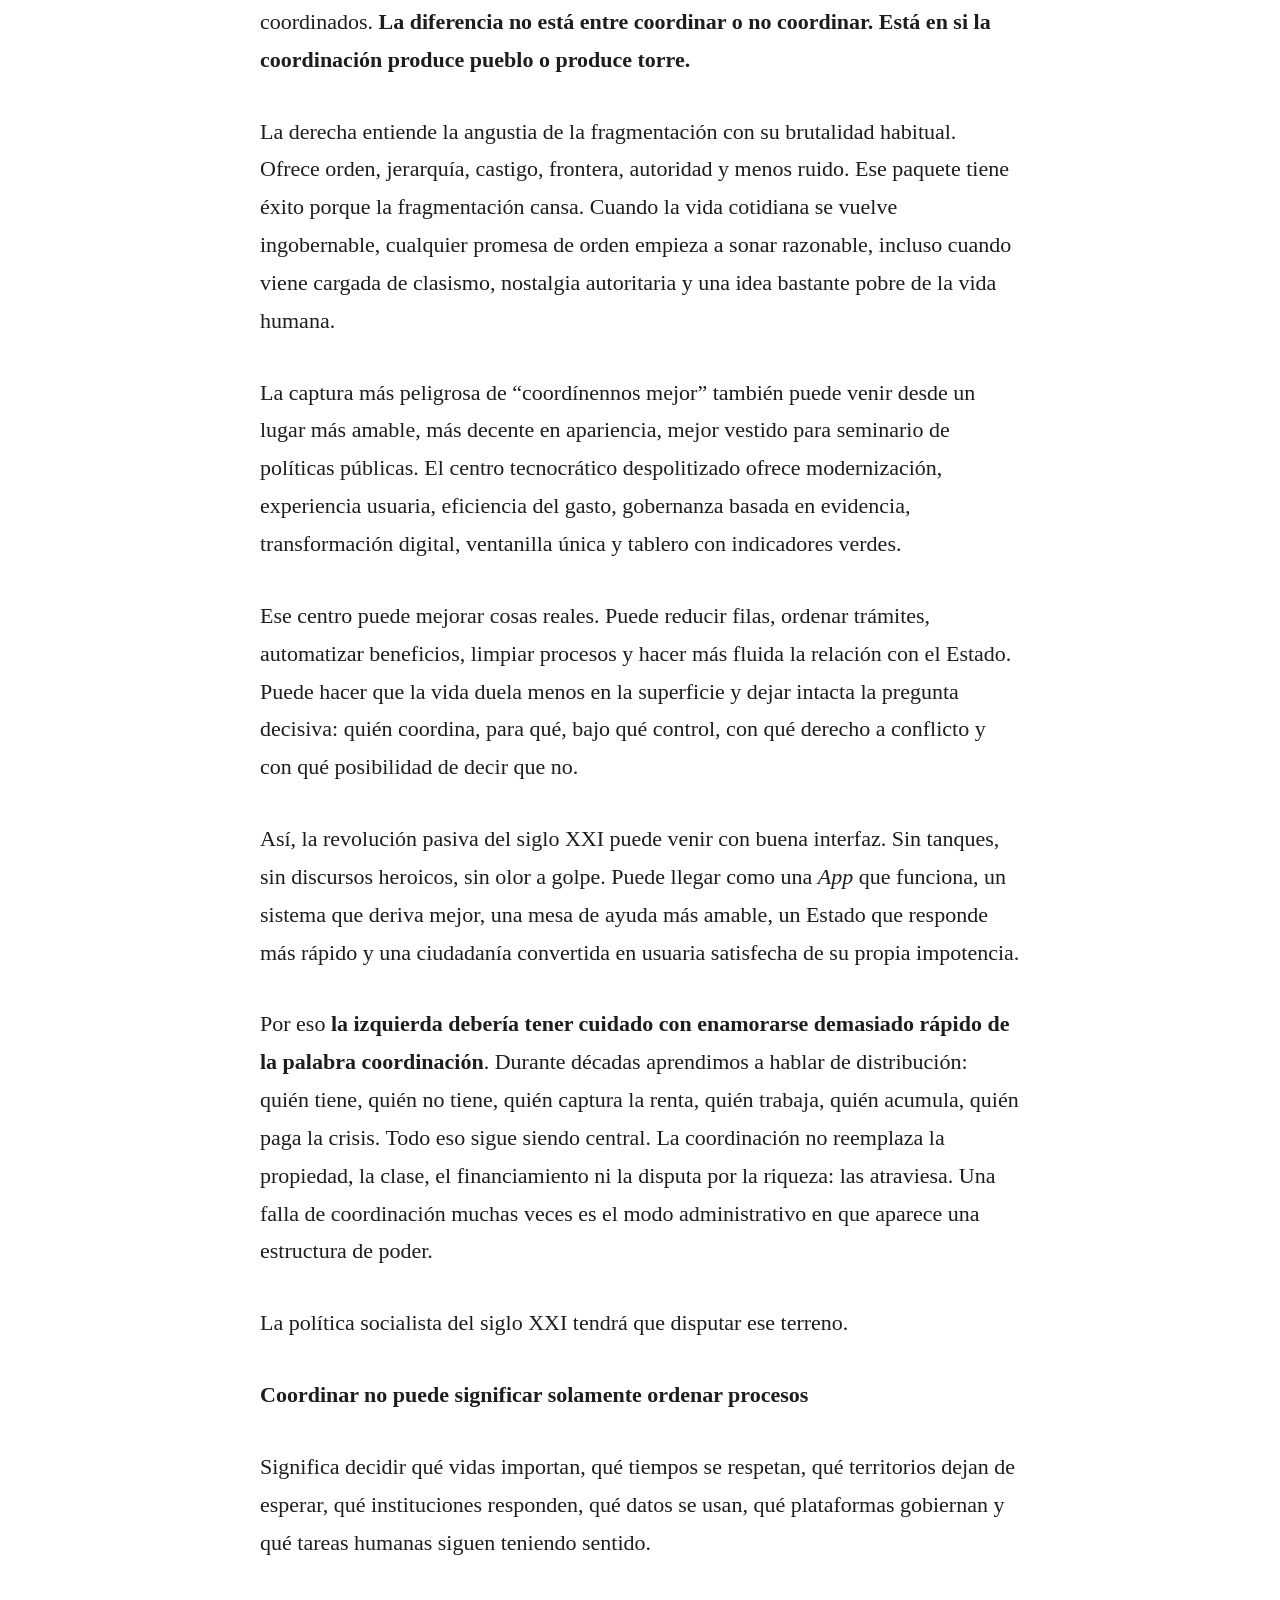
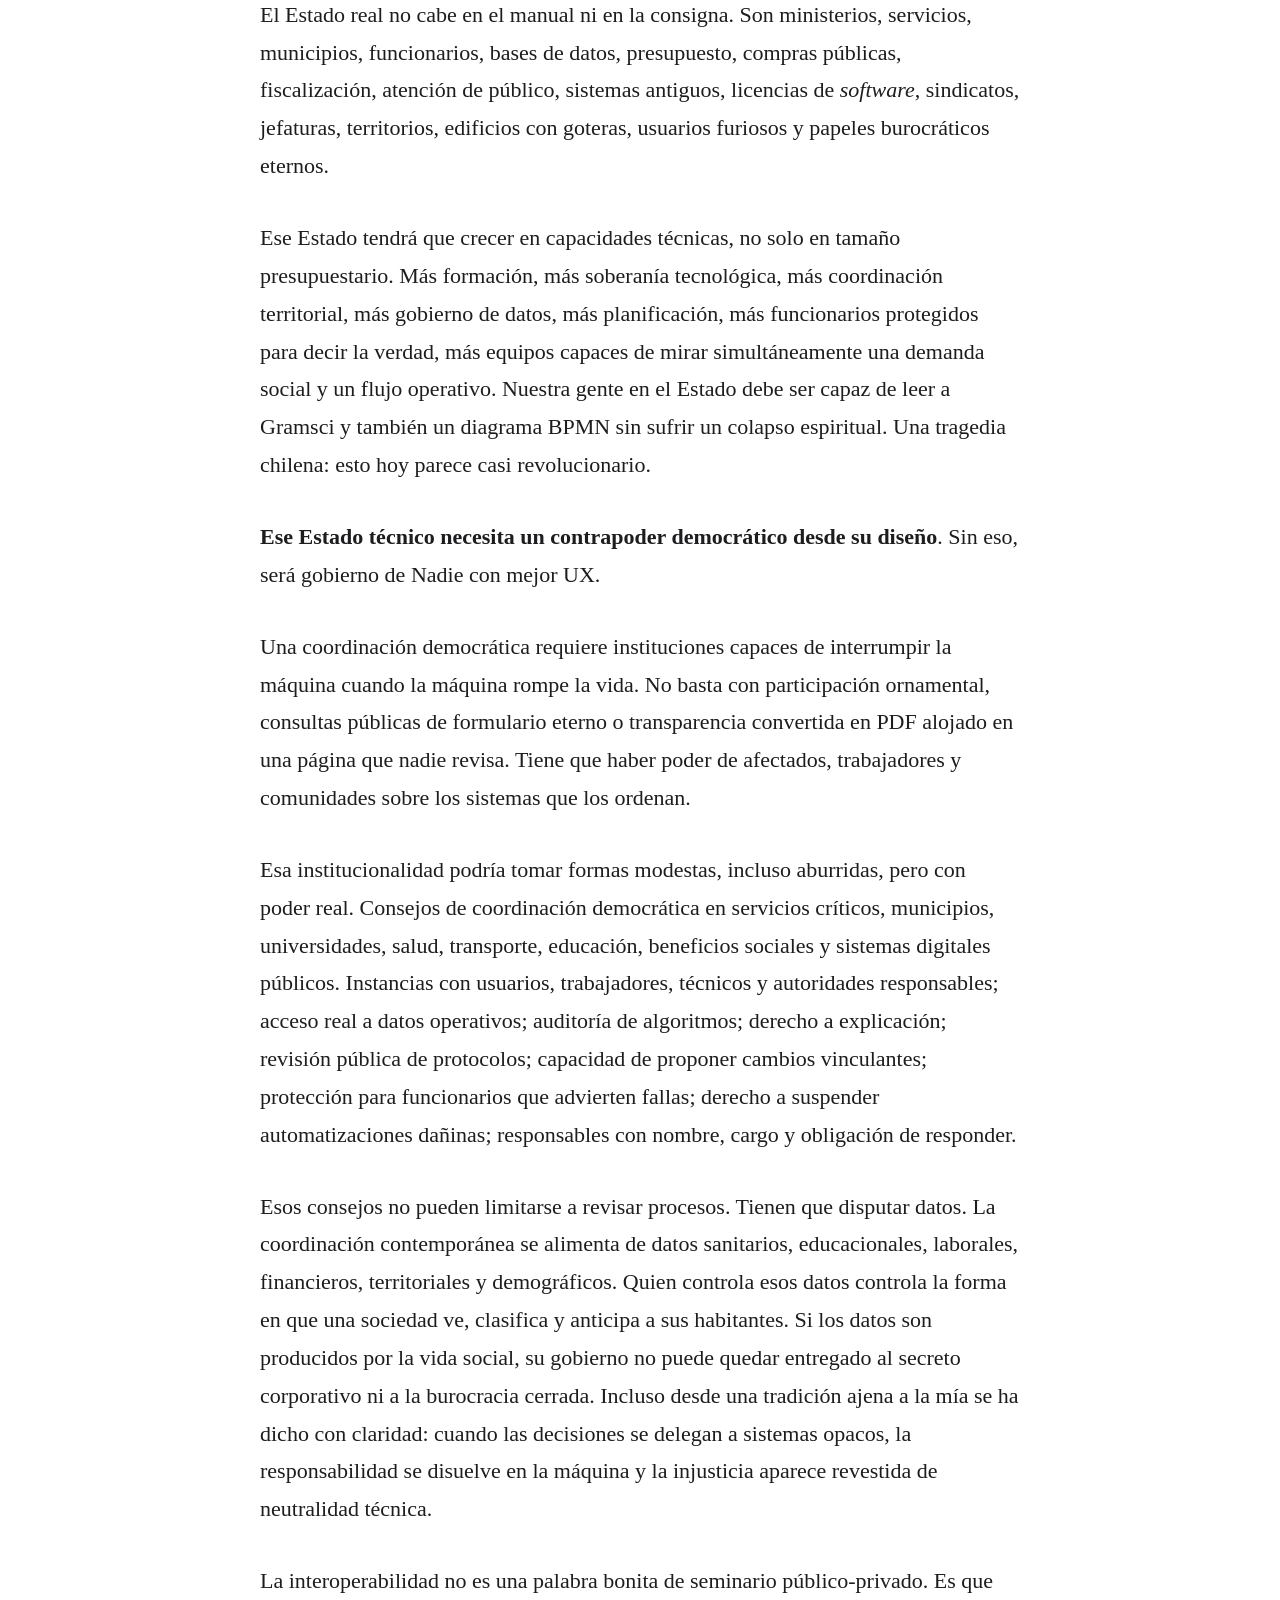
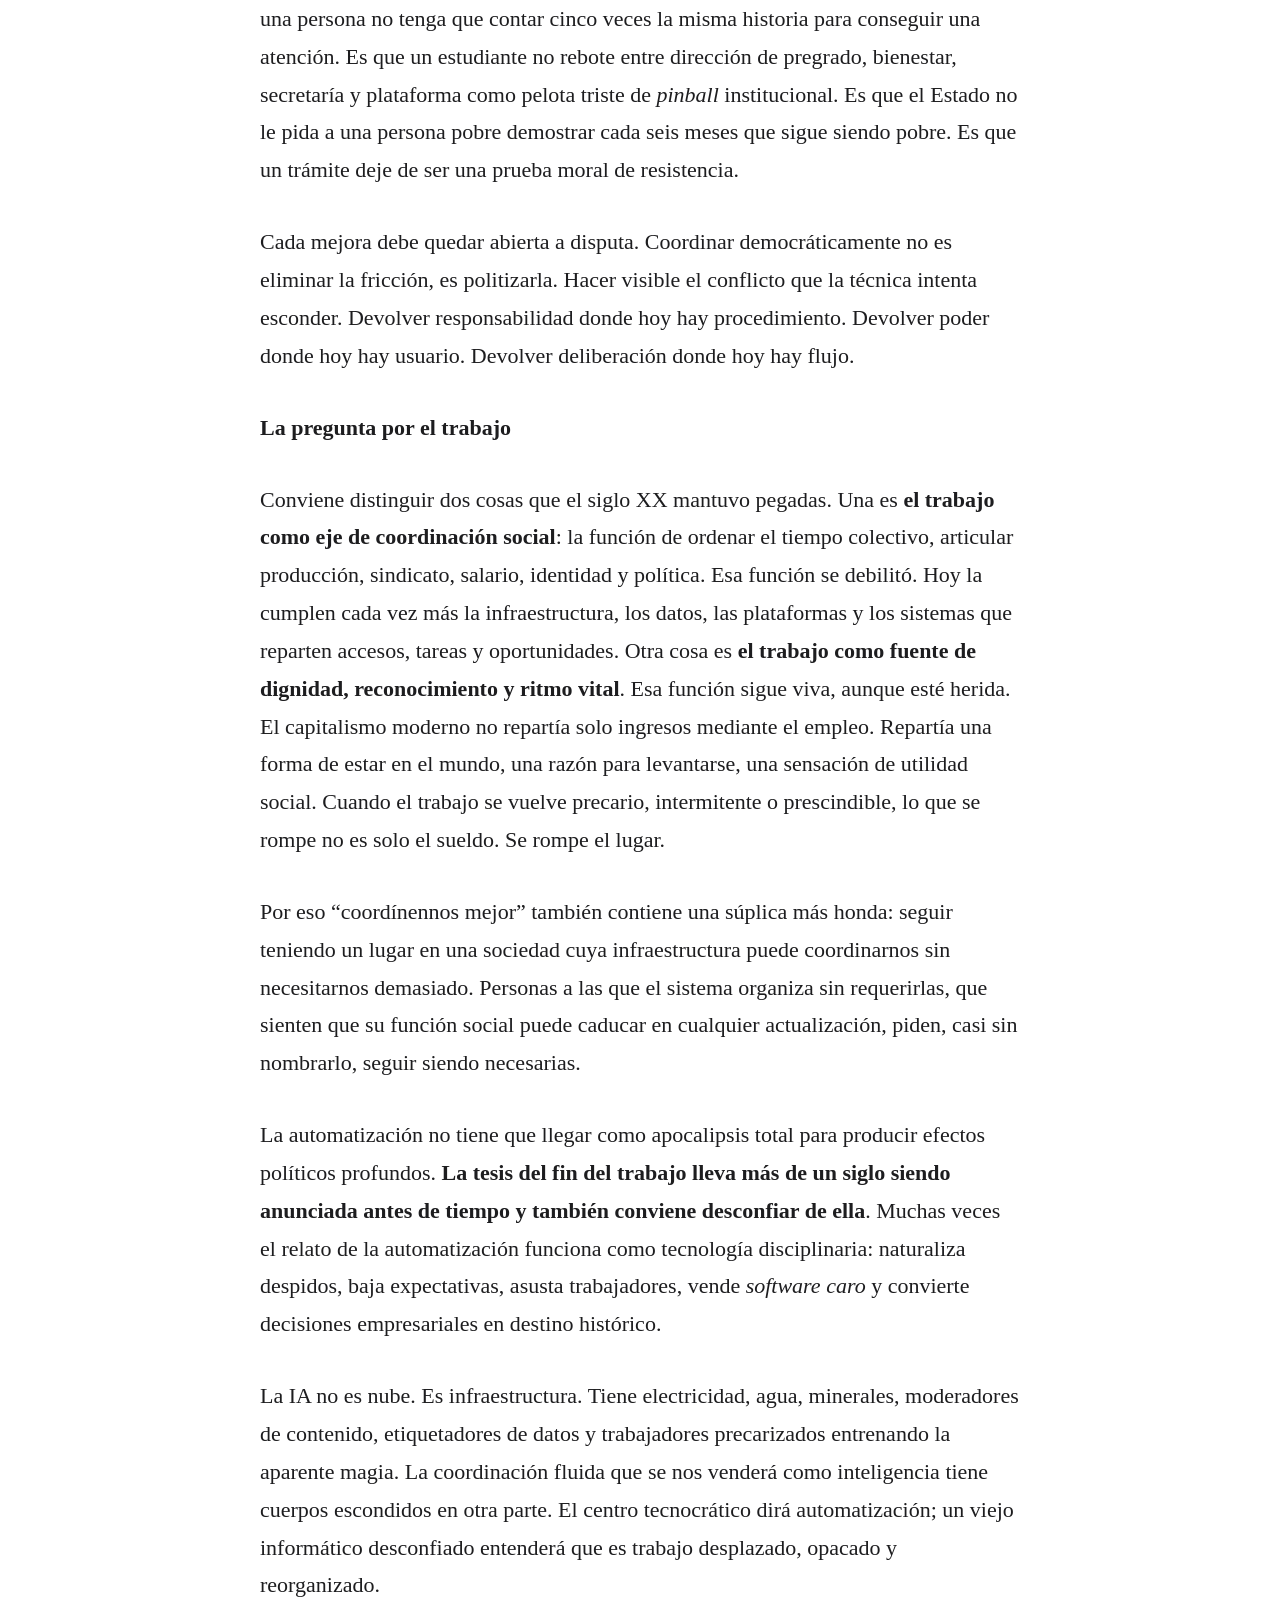
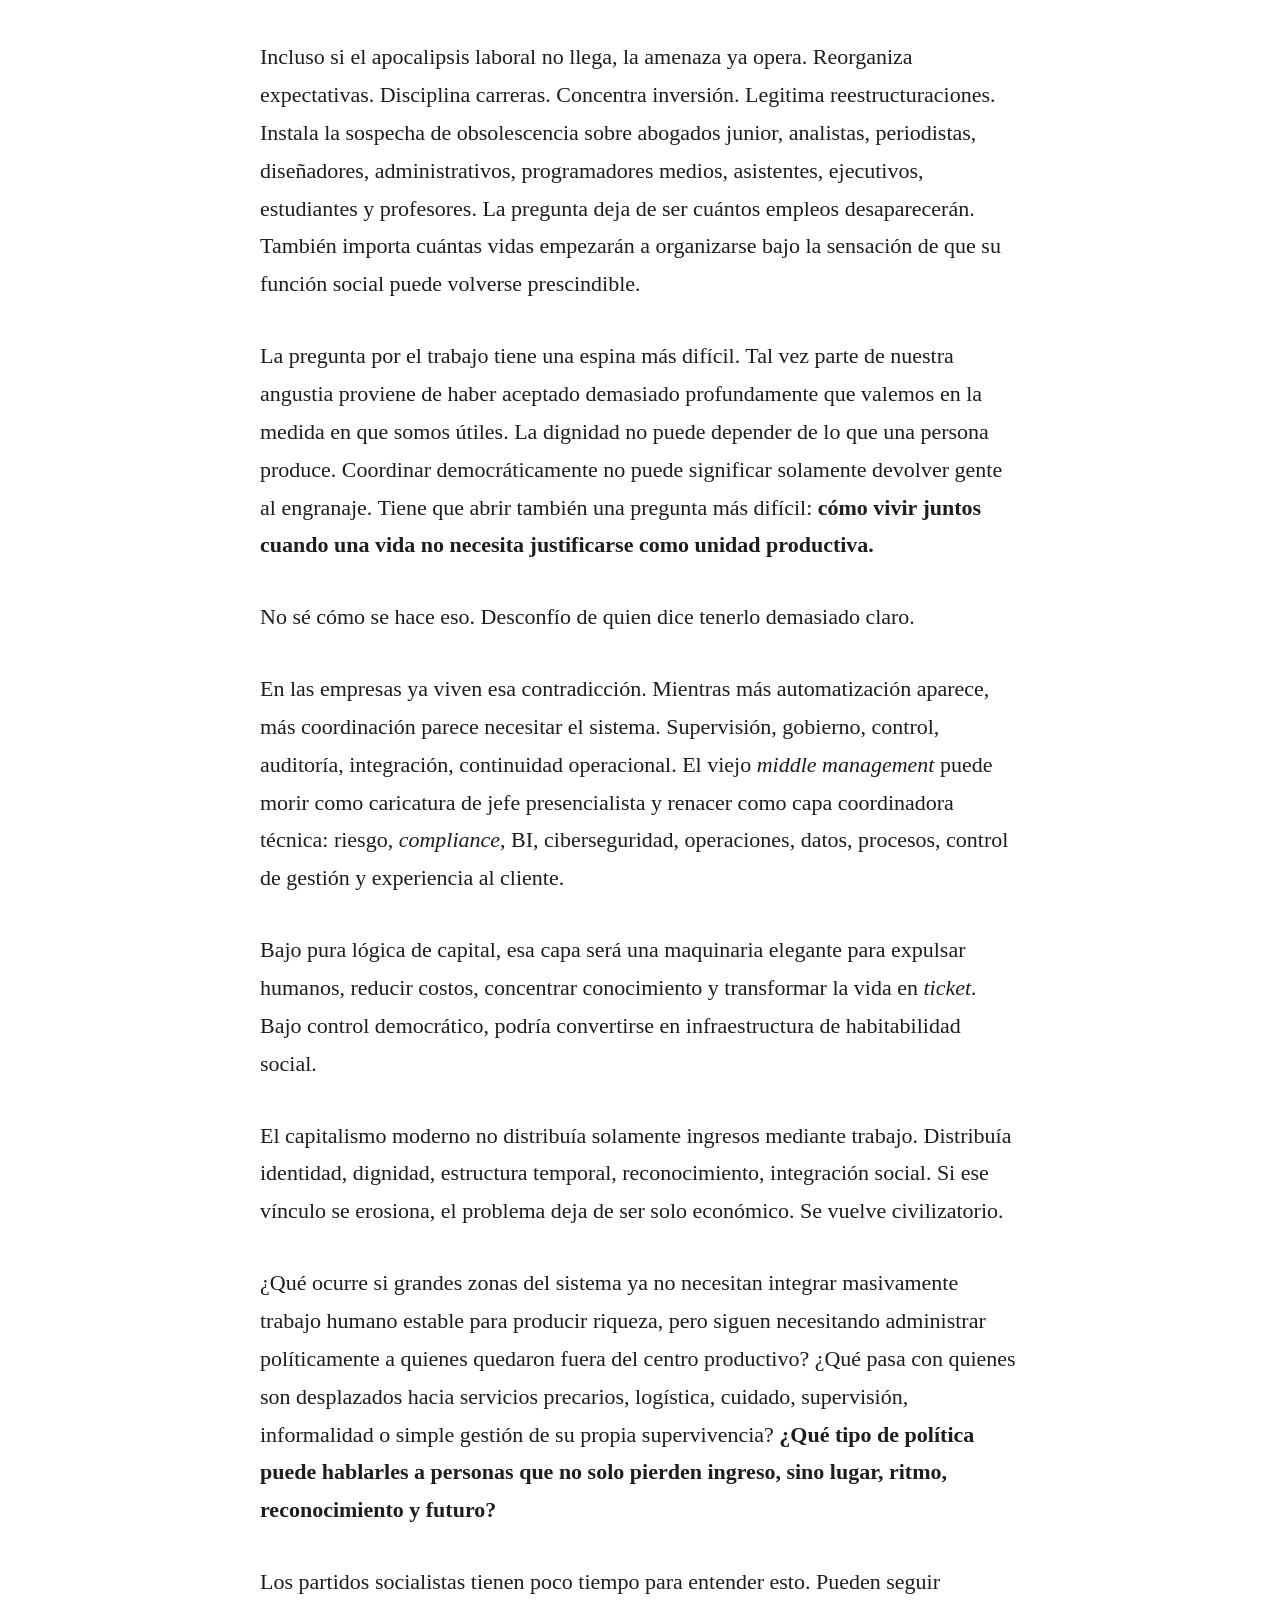
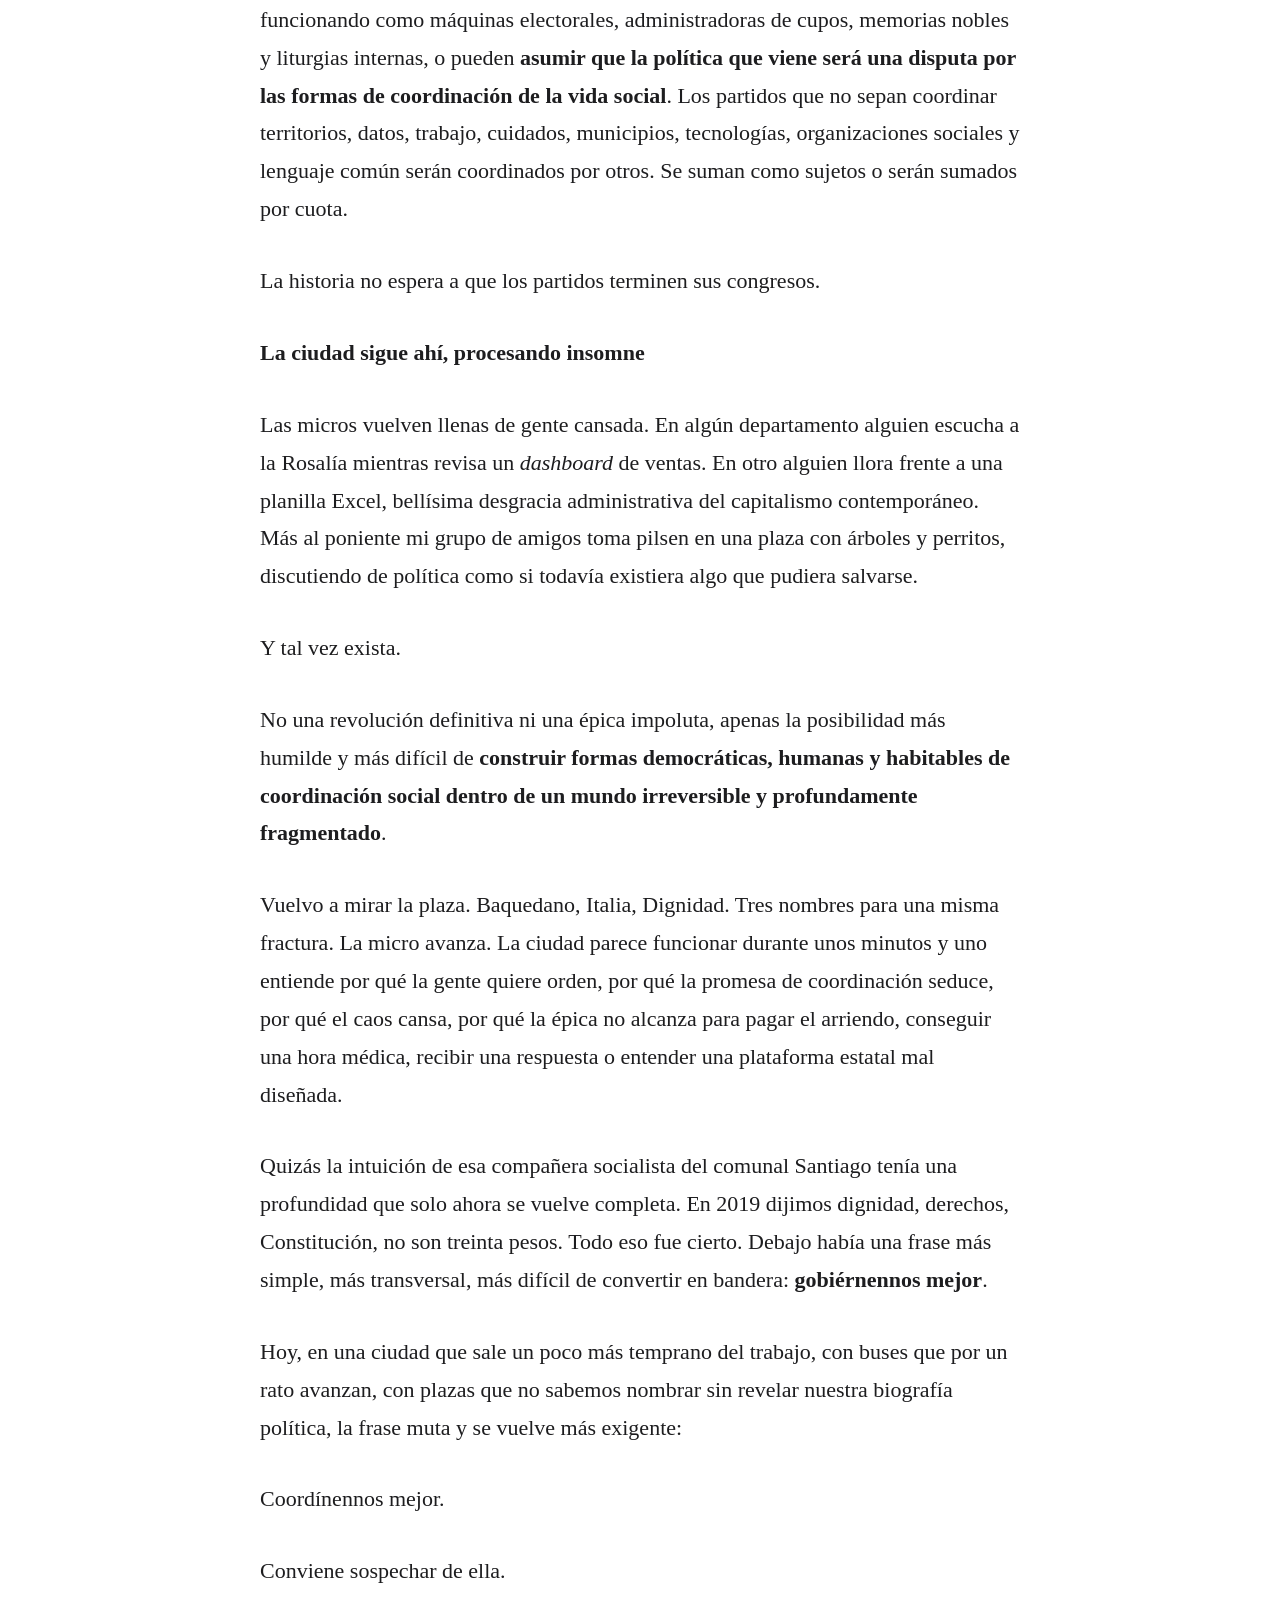
<file: escritura/portal-socialista/para-habitar-la-fragmentacion-cambio-de-eje-del-trabajo-a-la-coordinacion/index.html>
<!doctype html>
<html lang="es-CL">
  <head>
    <meta charset="utf-8" />
    <meta name="viewport" content="width=device-width, initial-scale=1" />
    <title>Para habitar la fragmentación. Cambio de eje: del trabajo a la coordinación — Daniel Escobar Rodríguez</title>
    <meta name="description" content="En un artículo anterior (1) hablé de la puntualidad socialista, esa costumbre de empezar tarde una reunión como síntoma menor de un desfase mayor. La izquierda socialista seguía pensando con los códigos de un mundo donde" />
    <meta name="author" content="Daniel Escobar Rodríguez" />
    <meta name="robots" content="index,follow,max-image-preview:large" />
    <meta name="theme-color" content="#ffffff" />
    <link rel="canonical" href="https://manualdecampo.github.io/escritura/portal-socialista/para-habitar-la-fragmentacion-cambio-de-eje-del-trabajo-a-la-coordinacion/" />
    <link rel="alternate" type="application/rss+xml" title="Ensayos de Daniel Escobar Rodríguez" href="https://manualdecampo.github.io/feed.xml" />
    <link rel="stylesheet" href="/styles.css" />
    <meta property="og:type" content="article" />
    <meta property="og:locale" content="es_CL" />
    <meta property="og:title" content="Para habitar la fragmentación. Cambio de eje: del trabajo a la coordinación" />
    <meta property="og:description" content="En un artículo anterior (1) hablé de la puntualidad socialista, esa costumbre de empezar tarde una reunión como síntoma menor de un desfase mayor. La izquierda socialista seguía pensando con los códigos de un mundo donde" />
    <meta property="og:url" content="https://manualdecampo.github.io/escritura/portal-socialista/para-habitar-la-fragmentacion-cambio-de-eje-del-trabajo-a-la-coordinacion/" />
    <meta property="article:published_time" content="2026-07-03" />
    <meta name="twitter:card" content="summary" />
    <script type="application/ld+json">{"@context":"https://schema.org","@type":"Article","headline":"Para habitar la fragmentación. Cambio de eje: del trabajo a la coordinación","description":"En un artículo anterior (1) hablé de la puntualidad socialista, esa costumbre de empezar tarde una reunión como síntoma menor de un desfase mayor. La izquierda socialista seguía pensando con los códigos de un mundo donde el trabajo organizaba la vida, mientras ese mundo ya había cambiado de arquitectura. Y quedaba una pregunta abierta: si el trabajo ya no ordena por sí solo la vida común, ¿qué eje ocupa ese lugar en el siglo XXI?","datePublished":"2026-07-03","dateModified":"2026-07-03","inLanguage":"es-CL","url":"https://manualdecampo.github.io/escritura/portal-socialista/para-habitar-la-fragmentacion-cambio-de-eje-del-trabajo-a-la-coordinacion/","mainEntityOfPage":"https://manualdecampo.github.io/escritura/portal-socialista/para-habitar-la-fragmentacion-cambio-de-eje-del-trabajo-a-la-coordinacion/","sameAs":"https://www.portalsocialista.cl/politica/daniel-escobar-para-habitar-la-fragmentacion-cambio-de-eje-del-trabajo-a-la-coordinacion/","author":{"@type":"Person","name":"Daniel Escobar Rodríguez","url":"https://manualdecampo.github.io/"},"publisher":{"@type":"Person","name":"Daniel Escobar Rodríguez","url":"https://manualdecampo.github.io/"}}</script>
  </head>
  <body class="article-document">
    <header class="site-header">
      <a class="identity" href="/" aria-label="Daniel Escobar Rodríguez, inicio">D<span>·</span>ER</a>
      <nav aria-label="Navegación principal">
        <a href="/#ensayos">Archivo</a>
        <a href="/#perfil">Perfil</a>
        <a href="https://www.portalsocialista.cl/politica/daniel-escobar-para-habitar-la-fragmentacion-cambio-de-eje-del-trabajo-a-la-coordinacion/">Enlace original ↗</a>
      </nav>
    </header>
    <main class="article-shell">
      <a class="article-back" href="/#ensayos">← Archivo</a>
      <article class="article-page">
        <header class="article-header">
          <p class="article-kicker">Portal Socialista</p>
          <h1>Para habitar la fragmentación. Cambio de eje: del trabajo a la coordinación</h1>
          <div class="article-meta">
            <span>Daniel Escobar Rodríguez</span>
            <time datetime="2026-07-03">3 de julio de 2026</time>
            
          </div>
        </header>
        <div class="article-body">
          
<p>En un artículo anterior <strong>(1) </strong>hablé de la puntualidad socialista, esa costumbre de empezar tarde una reunión como síntoma menor de un desfase mayor. La izquierda socialista seguía pensando con los códigos de un mundo donde el trabajo organizaba la vida, mientras ese mundo ya había cambiado de arquitectura. Y quedaba una pregunta abierta: <strong>si el trabajo ya no ordena por sí solo la vida común, ¿qué eje ocupa ese lugar en el siglo XXI?</strong></p>



<p>Habitar la fragmentación exige una pregunta adicional: <strong>si ya no hay un eje capaz de ordenar por sí solo la vida común, ¿quién coordina los pedazos sin convertirnos en usuarios obedientes de un sistema que nadie controla?</strong></p>



<p>La respuesta tentativa es: <strong>la coordinación</strong>. Quién organiza democráticamente una complejidad que ya casi nadie comprende completamente. Quién conecta sistemas, tiempos, territorios, datos, cuidados, trámites, transportes, beneficios, trabajos, plataformas y cuerpos cansados. Esta respuesta trae una trampa adentro: puede devolver poder democrático a los sistemas que organizan la vida o puede perfeccionar nuestra administración como usuarios satisfechos de una maquinaria que nadie gobierna.</p>



<p>Aunque antes del concepto está la calle. Y en la calle el desfase no se siente como teoría política: se siente como falta de tiempo.</p>



<p><strong>Caminar por Santiago</strong> </p>



<p>Empieza a parecerse demasiado a revisar las ruinas administrativas de una promesa histórica demasiado grande para un país tan largo, tan endeudado y tan cansado. Los edificios nuevos brillan con un desdén silencioso, veinticinco metros cuadrados para mirar una serie, responder correos a las once de la noche y pensar, sin decirlo demasiado fuerte, que quizás la adultez terminó reducida a sostener continuidad operacional sobre una infraestructura emocional parcialmente colapsada.</p>



<p>Las notificaciones iluminan las caras en el Metro como hostias digitales administradas por la infraestructura del capitalismo tardío. Muchos deslizan el dedo sobre una pantalla buscando algo parecido al amor o al menos una interrupción calculada del vacío. Una <em>App</em> para pedir comida, otra para trabajar, otra para pagar la deuda, otra para dormir y otra para meditar antes de volver a abrir <em>Excel</em> el lunes en la mañana.</p>



<p>Intentando construir pequeñas formas habitables de humanidad entre las ruinas de las fantasías épicas del siglo XX y las luminosas, tristes y perfectamente trazables notificaciones del XXI.</p>



<p>Un viernes a las cinco de la tarde en Santiago tiene algo raro desde que las cuarenta horas empezaron a mover el borde de la semana. No es descanso completo ni trabajo pleno. Es una franja intermedia, una pequeña concesión temporal arrancada al calendario productivo, un permiso legal para mirar la ciudad antes de que se haga de noche.</p>



<p>Tomo la micro porque el tránsito está expedito, un pequeño milagro santiaguino. Cuando una micro avanza rápido por el centro uno siente que el país podría funcionar. Que tal vez no todo estaba condenado desde el diseño. Que bastaba con ordenar algunas cosas, sincronizar semáforos y reducir jornadas para hacer menos absurda la vida. En Santiago, uno aprende a valorar cualquier señal concreta de coordinación efectiva, aunque venga en forma de bus avanzando sin quedar atrapado frente a un taco inútil, esa forma chilena del absurdo donde todos pierden tiempo y nadie responde.</p>



<p>Me bajo en Plaza Baquedano, o Plaza Italia, o Plaza Dignidad, dependiendo de con quién esté hablando. Hay lugares que dejaron de tener un solo nombre porque dejaron de pertenecer a una sola memoria. Si estoy con amigos de izquierda digo Dignidad. En una conversación más institucional digo Baquedano. Con alguien que todavía cree en los mapas antiguos digo sector Plaza Italia. La misma ex-rotonda, tres países superpuestos, tres maneras de evitar una discusión, tres formas de administrar el trauma. </p>



<p>Ahí vuelve 2019. No como épica limpia, porque casi nada vuelve limpio. Vuelve como humo, estaciones cerradas, multitud y miedo, mucha potencia, desastres y posibilidades de cambio. Vuelve la sensación de que por unas semanas la serie se volvió pueblo, gente que antes solo compartía metro, deuda, pantalla y cansancio, de pronto actuando junta, mirándose, reconociéndose y ocupando un lugar donde antes solo pasaba.</p>



<p><strong>Gobiérnennos mejor</strong></p>



<p>Una compañera del comunal Santiago del Partido Socialista decía entonces algo que con los años tuvo cada vez más sentido: en el fondo, <strong>la gente no pedía una nueva Constitución</strong>. Esa fue la traducción política posterior, el cauce institucional o la respuesta disponible de una clase política sobrepasada. <strong>La demanda profunda era más simple, más brutal y más transversal: gobiérnennos mejor</strong>. Mientras más pasa el tiempo, más correcta me parece.</p>



<p>Gobiérnennos mejor. No como súplica infantil a una autoridad bondadosa. Más bien como cansancio acumulado frente a una clase política, empresarial y burocrática incapaz de hacer funcionar con dignidad los sistemas que organizan la vida. Salud, pensiones, transporte, educación, vivienda, seguridad, trabajo, deudas, trámites, licencias, listas de espera, formularios, claves únicas y respuestas automáticas del tipo “su solicitud se encuentra en evaluación”.</p>



<p>El estallido tuvo muchas consignas y varias contenían verdades reales. Debajo de todas ellas estaba la experiencia cotidiana de vivir en un país donde cada sistema parecía diseñado para hacerte perder tiempo, dignidad o paciencia. Un país donde quien tiene recursos compra coordinación privada: un buen abogado, un ejecutivo preferente, una clínica privada, un asesor comunicacional, un datito o un contacto. El resto hace fila, insiste, apela, espera, explica de nuevo, junta papeles, llama, manda correos, vuelve a llamar y se traga la rabia.</p>



<p>La desigualdad chilena siempre ha sido también <strong>una desigualdad de coordinación</strong>. Algunos viven en sistemas que responden. Otros viven rebotando entre oficinas.</p>



<p>La Constitución apareció como palabra grande para un malestar grande. Tal vez lo que había detrás era menos solemne y más concreto: hagan funcionar esta cuestión de una vez. No nos obliguen a convertir cada derecho en una odisea administrativa. No nos hagan vivir como usuarios abandonados dentro de sistemas que nadie parece conducir.</p>



<p><strong>Coordínennos mejor</strong></p>



<p>Casi siete años después, la demanda mutó. El país está más fragmentado, más digitalizado y más cansado; más lleno de plataformas, protocolos, algoritmos, indicadores, trabajos raros, informalidad elegante, endeudamiento normalizado y pequeños colapsos privados. La palabra gobierno empieza a quedar corta. Gobernar supone cierta unidad reconocible, algo que puede ser conducido. Hoy vivimos entre piezas que apenas se hablan.</p>



<p>La demanda de la época empieza a sonar distinta: <strong>coordínennos mejor</strong>.</p>



<p>Coordínennos mejor, porque la vida cotidiana se volvió una integración manual de sistemas incompatibles. Trabajar, estudiar, cuidar, pagar, transportarse, atenderse, postular, justificar, validar, ingresar, actualizar, responder, acreditar y cumplir. Cada persona se convirtió en su propia oficina de partes, su propio <em>call center</em>, su propio gestor de continuidad operacional. La adultez contemporánea consiste en administrar flujos con el cuerpo cansado.</p>



<p>Coordínennos mejor, porque la fragmentación no se resuelve con discursos sobre comunidad mientras las personas siguen perdidas entre instituciones que no conversan, políticas públicas que se anuncian mejor de lo que operan y plataformas que prometen simplificar la vida mientras multiplican claves, tokens y pantallas de error.</p>



<p>Coordínennos mejor, porque la sociedad ya no tolera una política que solo interpreta el dolor. Necesita ejecución, infraestructura, tiempo de respuesta, trazabilidad, responsabilidad, presencia territorial, datos que sirvan, oficinas que no humillen, municipios que articulen y un Estado que conteste.</p>



<p>Hace un tiempo, otro compañero nos compartió un texto sobre el rizoma y en ese momento solo lo leí. Hoy le encuentro sentido. El rizoma no sirve aquí como consigna universitaria elegante ni como celebración de la dispersión, esa forma liviana en que cierta izquierda convierte cualquier concepto francés en afiche de pasillo. Sirve porque describe demasiado bien la forma de nuestra época: conexiones múltiples, entradas parciales, flujos que se expanden sin centro único, comunidades que aparecen y desaparecen, discursos que viajan más rápido que las instituciones, afectos políticos que se prenden y apagan antes de convertirse en organización.</p>



<p>El estallido social tuvo algo de eso. Una multiplicidad sin centro, con entradas territoriales, generacionales, feministas, estudiantiles, poblacionales, sindicales, digitales y barriales. Fue potencia y límite. La forma rizomática permite irrupción, contagio, velocidad. No asegura duración, estrategia ni gobierno democrático de la complejidad que deja abierta.</p>



<p>La sociedad contemporánea ya funciona rizomáticamente en muchos planos. Redes, plataformas, finanzas, datos, afectos, economías informales y trabajos intermitentes. No vivimos en pura dispersión. Vivimos en una dispersión conectada. Mucha conexión, poco mundo común. Mucha coordinación técnica, poco poder colectivo. Mucho flujo, poca soberanía.</p>



<p>Por eso la pregunta no es volver al árbol jerárquico, al comité central como tronco muerto, ni celebrar la dispersión como si fuera libertad. <strong>El problema socialista del siglo XXI es construir formas democráticas de coordinación capaces de sostener flujos, datos, territorios y vidas sin convertirlos en administración total.</strong></p>



<p>La tesis suena demasiado elegante y las palabras elegantes merecen sospecha.</p>



<p>Coordinación puede ser una palabra útil, pero también puede transformarse en el fetiche perfecto de esta época. Puede nombrar la vida rota entre sistemas y convertir relaciones de poder en fallas técnicas. La salud no está “mal coordinada” en sentido neutro, está organizada de tal forma que ciertos cuerpos esperan y otros compran salida. La ciudad no está “mal coordinada”: está dispuesta para que algunos vivan cerca del tiempo útil y otros gasten la mitad de su día en traslado. La educación no está “mal coordinada”: carga sobre estudiantes, funcionarios y docentes la precariedad de un modelo que distribuye desigualdad con lenguaje administrativo.</p>



<p><strong>La coordinación no es inocente </strong></p>



<p>Nunca lo fue. Una sociedad puede necesitar coordinación y ser dominada en su nombre. La misma infraestructura que puede volver más digna la vida puede convertirse en maquinaria de clasificación, vigilancia, exclusión y obediencia eficiente. Los mismos servidores y protocolos. Las mismas bases de datos. El mismo <em>software</em> con logo público.</p>



<p>Una plataforma estatal puede evitar que una persona repita cinco veces la misma historia para acceder a un beneficio. Y también puede perfilarla, rechazarla automáticamente y esconder la decisión detrás de una regla que nadie entiende. Un <em>dashboard</em> puede permitir control democrático sobre un servicio público. Y también puede transformar la política en semáforos de gestión, con todo en verde mientras la gente sigue esperando.</p>



<p>La diferencia nunca está solo en la herramienta. Está en quién puede conocerla, auditarla, interrumpirla, modificarla, disputar sus fines y obligarla a responder.</p>



<p>Hay una imagen antigua que sirve porque sigue siendo brutal. Babel no fracasa por falta de eficiencia. Fracasa por convertir la unidad técnica en soberbia política: una sola lengua, una sola dirección, una sola torre. Nehemías reconstruye de otra manera: tramo por tramo, con responsabilidades visibles, temores escuchados y esfuerzos coordinados. <strong>La diferencia no está entre coordinar o no coordinar. Está en si la coordinación produce pueblo o produce torre.</strong></p>



<p>La derecha entiende la angustia de la fragmentación con su brutalidad habitual. Ofrece orden, jerarquía, castigo, frontera, autoridad y menos ruido. Ese paquete tiene éxito porque la fragmentación cansa. Cuando la vida cotidiana se vuelve ingobernable, cualquier promesa de orden empieza a sonar razonable, incluso cuando viene cargada de clasismo, nostalgia autoritaria y una idea bastante pobre de la vida humana.</p>



<p>La captura más peligrosa de “coordínennos mejor” también puede venir desde un lugar más amable, más decente en apariencia, mejor vestido para seminario de políticas públicas. El centro tecnocrático despolitizado ofrece modernización, experiencia usuaria, eficiencia del gasto, gobernanza basada en evidencia, transformación digital, ventanilla única y tablero con indicadores verdes.</p>



<p>Ese centro puede mejorar cosas reales. Puede reducir filas, ordenar trámites, automatizar beneficios, limpiar procesos y hacer más fluida la relación con el Estado. Puede hacer que la vida duela menos en la superficie y dejar intacta la pregunta decisiva: quién coordina, para qué, bajo qué control, con qué derecho a conflicto y con qué posibilidad de decir que no.</p>



<p>Así, la revolución pasiva del siglo XXI puede venir con buena interfaz. Sin tanques, sin discursos heroicos, sin olor a golpe. Puede llegar como una <em>App</em> que funciona, un sistema que deriva mejor, una mesa de ayuda más amable, un Estado que responde más rápido y una ciudadanía convertida en usuaria satisfecha de su propia impotencia.</p>



<p>Por eso <strong>la izquierda debería tener cuidado con enamorarse demasiado rápido de la palabra coordinación</strong>. Durante décadas aprendimos a hablar de distribución: quién tiene, quién no tiene, quién captura la renta, quién trabaja, quién acumula, quién paga la crisis. Todo eso sigue siendo central. La coordinación no reemplaza la propiedad, la clase, el financiamiento ni la disputa por la riqueza: las atraviesa. Una falla de coordinación muchas veces es el modo administrativo en que aparece una estructura de poder.</p>



<p>La política socialista del siglo XXI tendrá que disputar ese terreno. </p>



<p><strong>Coordinar no puede significar solamente ordenar procesos</strong> </p>



<p>Significa decidir qué vidas importan, qué tiempos se respetan, qué territorios dejan de esperar, qué instituciones responden, qué datos se usan, qué plataformas gobiernan y qué tareas humanas siguen teniendo sentido.</p>



<p>El Estado real no cabe en el manual ni en la consigna. Son ministerios, servicios, municipios, funcionarios, bases de datos, presupuesto, compras públicas, fiscalización, atención de público, sistemas antiguos, licencias de <em>software</em>, sindicatos, jefaturas, territorios, edificios con goteras, usuarios furiosos y papeles burocráticos eternos.</p>



<p>Ese Estado tendrá que crecer en capacidades técnicas, no solo en tamaño presupuestario. Más formación, más soberanía tecnológica, más coordinación territorial, más gobierno de datos, más planificación, más funcionarios protegidos para decir la verdad, más equipos capaces de mirar simultáneamente una demanda social y un flujo operativo. Nuestra gente en el Estado debe ser capaz de leer a Gramsci y también un diagrama BPMN sin sufrir un colapso espiritual. Una tragedia chilena: esto hoy parece casi revolucionario.</p>



<p><strong>Ese Estado técnico necesita un contrapoder democrático desde su diseño</strong>. Sin eso, será gobierno de Nadie con mejor UX.</p>



<p>Una coordinación democrática requiere instituciones capaces de interrumpir la máquina cuando la máquina rompe la vida. No basta con participación ornamental, consultas públicas de formulario eterno o transparencia convertida en PDF alojado en una página que nadie revisa. Tiene que haber poder de afectados, trabajadores y comunidades sobre los sistemas que los ordenan.</p>



<p>Esa institucionalidad podría tomar formas modestas, incluso aburridas, pero con poder real. Consejos de coordinación democrática en servicios críticos, municipios, universidades, salud, transporte, educación, beneficios sociales y sistemas digitales públicos. Instancias con usuarios, trabajadores, técnicos y autoridades responsables; acceso real a datos operativos; auditoría de algoritmos; derecho a explicación; revisión pública de protocolos; capacidad de proponer cambios vinculantes; protección para funcionarios que advierten fallas; derecho a suspender automatizaciones dañinas; responsables con nombre, cargo y obligación de responder.</p>



<p>Esos consejos no pueden limitarse a revisar procesos. Tienen que disputar datos. La coordinación contemporánea se alimenta de datos sanitarios, educacionales, laborales, financieros, territoriales y demográficos. Quien controla esos datos controla la forma en que una sociedad ve, clasifica y anticipa a sus habitantes. Si los datos son producidos por la vida social, su gobierno no puede quedar entregado al secreto corporativo ni a la burocracia cerrada. Incluso desde una tradición ajena a la mía se ha dicho con claridad: cuando las decisiones se delegan a sistemas opacos, la responsabilidad se disuelve en la máquina y la injusticia aparece revestida de neutralidad técnica.</p>



<p>La interoperabilidad no es una palabra bonita de seminario público-privado. Es que una persona no tenga que contar cinco veces la misma historia para conseguir una atención. Es que un estudiante no rebote entre dirección de pregrado, bienestar, secretaría y plataforma como pelota triste de <em>pinball</em> institucional. Es que el Estado no le pida a una persona pobre demostrar cada seis meses que sigue siendo pobre. Es que un trámite deje de ser una prueba moral de resistencia.</p>



<p>Cada mejora debe quedar abierta a disputa. Coordinar democráticamente no es eliminar la fricción, es politizarla. Hacer visible el conflicto que la técnica intenta esconder. Devolver responsabilidad donde hoy hay procedimiento. Devolver poder donde hoy hay usuario. Devolver deliberación donde hoy hay flujo.</p>



<p><strong>La pregunta por el trabajo</strong></p>



<p>Conviene distinguir dos cosas que el siglo XX mantuvo pegadas. Una es <strong>el trabajo como eje de coordinación social</strong>: la función de ordenar el tiempo colectivo, articular producción, sindicato, salario, identidad y política. Esa función se debilitó. Hoy la cumplen cada vez más la infraestructura, los datos, las plataformas y los sistemas que reparten accesos, tareas y oportunidades. Otra cosa es <strong>el trabajo como fuente de dignidad, reconocimiento y ritmo vital</strong>. Esa función sigue viva, aunque esté herida. El capitalismo moderno no repartía solo ingresos mediante el empleo. Repartía una forma de estar en el mundo, una razón para levantarse, una sensación de utilidad social. Cuando el trabajo se vuelve precario, intermitente o prescindible, lo que se rompe no es solo el sueldo. Se rompe el lugar.</p>



<p>Por eso “coordínennos mejor” también contiene una súplica más honda: seguir teniendo un lugar en una sociedad cuya infraestructura puede coordinarnos sin necesitarnos demasiado. Personas a las que el sistema organiza sin requerirlas, que sienten que su función social puede caducar en cualquier actualización, piden, casi sin nombrarlo, seguir siendo necesarias.</p>



<p>La automatización no tiene que llegar como apocalipsis total para producir efectos políticos profundos. <strong>La tesis del fin del trabajo lleva más de un siglo siendo anunciada antes de tiempo y también conviene desconfiar de ella</strong>. Muchas veces el relato de la automatización funciona como tecnología disciplinaria: naturaliza despidos, baja expectativas, asusta trabajadores, vende <em>software caro</em> y convierte decisiones empresariales en destino histórico.</p>



<p>La IA no es nube. Es infraestructura. Tiene electricidad, agua, minerales, moderadores de contenido, etiquetadores de datos y trabajadores precarizados entrenando la aparente magia. La coordinación fluida que se nos venderá como inteligencia tiene cuerpos escondidos en otra parte. El centro tecnocrático dirá automatización; un viejo informático desconfiado entenderá que es trabajo desplazado, opacado y reorganizado.</p>



<p>Incluso si el apocalipsis laboral no llega, la amenaza ya opera. Reorganiza expectativas. Disciplina carreras. Concentra inversión. Legitima reestructuraciones. Instala la sospecha de obsolescencia sobre abogados junior, analistas, periodistas, diseñadores, administrativos, programadores medios, asistentes, ejecutivos, estudiantes y profesores. La pregunta deja de ser cuántos empleos desaparecerán. También importa cuántas vidas empezarán a organizarse bajo la sensación de que su función social puede volverse prescindible.</p>



<p>La pregunta por el trabajo tiene una espina más difícil. Tal vez parte de nuestra angustia proviene de haber aceptado demasiado profundamente que valemos en la medida en que somos útiles. La dignidad no puede depender de lo que una persona produce. Coordinar democráticamente no puede significar solamente devolver gente al engranaje. Tiene que abrir también una pregunta más difícil: <strong>cómo vivir juntos cuando una vida no necesita justificarse como unidad productiva.</strong></p>



<p>No sé cómo se hace eso. Desconfío de quien dice tenerlo demasiado claro.</p>



<p>En las empresas ya viven esa contradicción. Mientras más automatización aparece, más coordinación parece necesitar el sistema. Supervisión, gobierno, control, auditoría, integración, continuidad operacional. El viejo <em>middle management </em>puede morir como caricatura de jefe presencialista y renacer como capa coordinadora técnica: riesgo, <em>compliance</em>, BI, ciberseguridad, operaciones, datos, procesos, control de gestión y experiencia al cliente.</p>



<p>Bajo pura lógica de capital, esa capa será una maquinaria elegante para expulsar humanos, reducir costos, concentrar conocimiento y transformar la vida en <em>ticket</em>. Bajo control democrático, podría convertirse en infraestructura de habitabilidad social.</p>



<p>El capitalismo moderno no distribuía solamente ingresos mediante trabajo. Distribuía identidad, dignidad, estructura temporal, reconocimiento, integración social. Si ese vínculo se erosiona, el problema deja de ser solo económico. Se vuelve civilizatorio.</p>



<p>¿Qué ocurre si grandes zonas del sistema ya no necesitan integrar masivamente trabajo humano estable para producir riqueza, pero siguen necesitando administrar políticamente a quienes quedaron fuera del centro productivo? ¿Qué pasa con quienes son desplazados hacia servicios precarios, logística, cuidado, supervisión, informalidad o simple gestión de su propia supervivencia? <strong>¿Qué tipo de política puede hablarles a personas que no solo pierden ingreso, sino lugar, ritmo, reconocimiento y futuro?</strong></p>



<p>Los partidos socialistas tienen poco tiempo para entender esto. Pueden seguir funcionando como máquinas electorales, administradoras de cupos, memorias nobles y liturgias internas, o pueden <strong>asumir que la política que viene será una disputa por las formas de coordinación de la vida social</strong>. Los partidos que no sepan coordinar territorios, datos, trabajo, cuidados, municipios, tecnologías, organizaciones sociales y lenguaje común serán coordinados por otros. Se suman como sujetos o serán sumados por cuota.</p>



<p>La historia no espera a que los partidos terminen sus congresos.</p>



<p><strong>La ciudad sigue ahí, procesando insomne</strong> </p>



<p>Las micros vuelven llenas de gente cansada. En algún departamento alguien escucha a la Rosalía mientras revisa un <em>dashboard</em> de ventas. En otro alguien llora frente a una planilla Excel, bellísima desgracia administrativa del capitalismo contemporáneo. Más al poniente mi grupo de amigos toma pilsen en una plaza con árboles y perritos, discutiendo de política como si todavía existiera algo que pudiera salvarse.</p>



<p>Y tal vez exista.</p>



<p>No una revolución definitiva ni una épica impoluta, apenas la posibilidad más humilde y más difícil de <strong>construir formas democráticas, humanas y habitables de coordinación social dentro de un mundo irreversible y profundamente fragmentado</strong>.</p>



<p>Vuelvo a mirar la plaza. Baquedano, Italia, Dignidad. Tres nombres para una misma fractura. La micro avanza. La ciudad parece funcionar durante unos minutos y uno entiende por qué la gente quiere orden, por qué la promesa de coordinación seduce, por qué el caos cansa, por qué la épica no alcanza para pagar el arriendo, conseguir una hora médica, recibir una respuesta o entender una plataforma estatal mal diseñada.</p>



<p>Quizás la intuición de esa compañera socialista del comunal Santiago tenía una profundidad que solo ahora se vuelve completa. En 2019 dijimos dignidad, derechos, Constitución, no son treinta pesos. Todo eso fue cierto. Debajo había una frase más simple, más transversal, más difícil de convertir en bandera: <strong>gobiérnennos mejor</strong>.</p>



<p>Hoy, en una ciudad que sale un poco más temprano del trabajo, con buses que por un rato avanzan, con plazas que no sabemos nombrar sin revelar nuestra biografía política, la frase muta y se vuelve más exigente:</p>



<p>Coordínennos mejor.</p>



<p>Conviene sospechar de ella.</p>



<p><strong>Entre la coordinación como servicio y la coordinación como poder se juega una parte grande de la política que viene</strong>. Entre una administración más eficiente de nuestra impotencia y una capacidad democrática real sobre los sistemas que organizan la vida. Entre dejarse coordinar mejor y aprender, torpemente, conflictivamente, sin épica limpia, a coordinarnos de nuevo.</p>



<p>La serie espera el bus. Cada uno mira su pantalla. El sistema anuncia que llega en tres minutos.</p>



<p>Esta vez alguien levanta la vista.</p>



<p>Y al levantarla aparece una pregunta que esta columna solo puede dejar abierta: quizás hemos leído demasiado rápido la época como interregno, como tránsito entre un orden muerto y otro por nacer. Quizás la fragmentación contemporánea no sea el problema que el nuevo orden debe resolver, sino la forma misma en que el nuevo orden aprendió a gobernar.</p>



<p>Si eso es cierto, habitar la fragmentación no consiste en esperar que vuelva la totalidad perdida. Consiste en disputar, dentro de esa fragmentación, <strong>qué formas de coordinación todavía pueden producir vida común, poder democrático y humanidad no administrada</strong>.</p>



<p>Esa será la pregunta siguiente.</p>



<p><strong>Nota</strong></p>



<p><strong>(1)</strong> El autor se refiere a su artículo “Habitar la fragmentación: trabajo, infraestructura y el fin del socialismo del siglo XX” publicado en <em>Portal Socialista</em> el 1 de mayo de 2026.<strong> </strong><a href="https://www.portalsocialista.cl/politica/cambiar-el-mundo/daniel-escobar-habitar-la-fragmentacion-trabajo-infraestructura-y-el-fin-del-socialismo-del-siglo-xx/">https://www.portalsocialista.cl/politica/cambiar-el-mundo/daniel-escobar-habitar-la-fragmentacion-trabajo-infraestructura-y-el-fin-del-socialismo-del-siglo-xx/</a></p>

        </div>
        <footer class="article-origin">
          <p>Publicado originalmente en <strong>Portal Socialista</strong>.</p>
          <a href="https://www.portalsocialista.cl/politica/daniel-escobar-para-habitar-la-fragmentacion-cambio-de-eje-del-trabajo-a-la-coordinacion/">Enlace original ↗</a>
        </footer>
      </article>
    </main>
    <footer>
      <p>Daniel Escobar Rodríguez</p>
      <p>Escribo para entender. Observo para no olvidar.</p>
      <div><a href="/feed.xml">RSS</a><a href="/llms.txt">LLMS.TXT</a><a href="#">↑ Arriba</a></div>
    </footer>
  </body>
</html>
</file>
<file: styles.css>
:root {
  --white: #ffffff;
  --black: #050505;
  --gray-900: #1d1d1f;
  --gray-700: #424245;
  --gray-500: #6e6e73;
  --gray-300: #d2d2d7;
  --gray-200: #e8e8ed;
  --gray-100: #f5f5f7;
  --page: min(1440px, calc(100vw - 80px));
  --font: -apple-system, BlinkMacSystemFont, "Helvetica Neue", Helvetica, Arial, sans-serif;
}

* { box-sizing: border-box; }
html { scroll-behavior: smooth; }
body {
  margin: 0;
  background: var(--white);
  color: var(--gray-900);
  font-family: var(--font);
  -webkit-font-smoothing: antialiased;
  text-rendering: optimizeLegibility;
}
a { color: inherit; }

.site-header {
  position: sticky;
  top: 0;
  z-index: 10;
  width: 100%;
  min-height: 58px;
  padding: 0 max(40px, calc((100vw - 1440px) / 2));
  display: flex;
  align-items: center;
  justify-content: space-between;
  background: color-mix(in srgb, white 82%, transparent);
  border-bottom: 1px solid rgba(0, 0, 0, .08);
  backdrop-filter: saturate(180%) blur(20px);
  -webkit-backdrop-filter: saturate(180%) blur(20px);
}
.identity {
  font-weight: 700;
  font-size: 14px;
  letter-spacing: -.02em;
  text-decoration: none;
}
.identity span { color: var(--gray-500); }
.site-header nav { display: flex; gap: 30px; }
.site-header nav a {
  font-size: 12px;
  font-weight: 500;
  text-decoration: none;
  color: var(--gray-700);
  transition: color .2s ease;
}
.site-header nav a:hover { color: var(--black); }

.hero {
  width: var(--page);
  min-height: calc(100vh - 58px);
  margin: 0 auto;
  padding: clamp(70px, 10vh, 130px) 0 54px;
  display: flex;
  flex-direction: column;
  justify-content: space-between;
}
.hero-meta {
  display: flex;
  justify-content: space-between;
  color: var(--gray-500);
  font-size: 12px;
  font-weight: 500;
  letter-spacing: .01em;
}
.location { display: inline-flex; align-items: center; gap: 7px; }
.location svg {
  width: 14px;
  height: 14px;
  fill: none;
  stroke: currentColor;
  stroke-width: 1.7;
  stroke-linecap: round;
  stroke-linejoin: round;
}
.hero h1 {
  margin: auto 0;
  max-width: 1200px;
  font-size: clamp(72px, 10.3vw, 158px);
  font-weight: 600;
  letter-spacing: -.072em;
  line-height: .86;
}
.hero-bottom {
  display: flex;
  justify-content: space-between;
  align-items: end;
}
.manifesto {
  margin: 0;
  font-size: clamp(20px, 2vw, 30px);
  font-weight: 500;
  letter-spacing: -.025em;
  line-height: 1.16;
}
.scroll-link {
  display: flex;
  gap: 14px;
  align-items: center;
  color: var(--gray-500);
  font-size: 13px;
  text-decoration: none;
}
.scroll-link span { font-size: 18px; }

.intro {
  padding: 150px max(40px, calc((100vw - 1440px) / 2));
  display: grid;
  grid-template-columns: 1fr 3fr 2fr;
  gap: 42px;
  background: var(--gray-100);
}
.section-label {
  margin: 8px 0 0;
  color: var(--gray-500);
  font-size: 12px;
  font-weight: 600;
  letter-spacing: .02em;
  text-transform: uppercase;
}
.intro h2, .essays h2, .profiles h2 {
  margin: 0;
  font-size: clamp(44px, 5.5vw, 84px);
  font-weight: 600;
  letter-spacing: -.055em;
  line-height: .98;
}
.intro-copy {
  padding-top: 6px;
  color: var(--gray-700);
  font-size: 18px;
  letter-spacing: -.015em;
  line-height: 1.52;
}
.intro-copy p:first-child { margin-top: 0; }
.intro-copy strong { color: var(--gray-900); font-weight: 600; }

.essays {
  padding: 150px max(40px, calc((100vw - 1440px) / 2));
  background: var(--white);
}
.essays-header {
  display: grid;
  grid-template-columns: 1fr 4fr 1fr;
  gap: 42px;
  align-items: end;
  margin-bottom: 90px;
}
.essays-header > a {
  justify-self: end;
  padding-bottom: 4px;
  border-bottom: 1px solid var(--gray-900);
  font-size: 12px;
  font-weight: 600;
  text-decoration: none;
}
.essay-list {
  margin: 0;
  padding: 0;
  border-top: 1px solid var(--gray-300);
  list-style: none;
}
.essay-list li { border-bottom: 1px solid var(--gray-300); }
.essay-list a {
  display: grid;
  grid-template-columns: 48px minmax(0, 1fr) 90px 20px;
  gap: 24px;
  align-items: center;
  min-height: 116px;
  padding: 20px 0;
  text-decoration: none;
}
.essay-index, .essay-list time {
  color: var(--gray-500);
  font-size: 11px;
  font-weight: 600;
  letter-spacing: .02em;
}
.essay-title {
  display: block;
  max-width: 1040px;
  font-size: clamp(22px, 2.1vw, 34px);
  font-weight: 500;
  letter-spacing: -.035em;
  line-height: 1.08;
  transition: transform .25s ease, color .25s ease;
}
.essay-copy { min-width: 0; }
.essay-source {
  display: block;
  margin-bottom: 8px;
  color: var(--gray-500);
  font-size: 10px;
  font-weight: 700;
  letter-spacing: .06em;
  text-transform: uppercase;
}
.arrow { color: var(--gray-500); font-size: 18px; }
.essay-list a:hover .essay-title { color: var(--black); transform: translateX(8px); }

.publication-group + .publication-group { margin-top: 130px; }
.publication-group-header {
  display: grid;
  grid-template-columns: 1fr 4fr 1fr;
  gap: 42px;
  align-items: baseline;
  margin-bottom: 22px;
}
.publication-group-header p,
.publication-group-header span {
  margin: 0;
  color: var(--gray-500);
  font-size: 11px;
  font-weight: 600;
  letter-spacing: .03em;
  text-transform: uppercase;
}
.publication-group-header span { justify-self: end; }
.publication-group-header h3 {
  margin: 0;
  font-size: clamp(30px, 3.2vw, 50px);
  font-weight: 600;
  letter-spacing: -.045em;
}
.publication-description {
  max-width: 700px;
  margin: 0 0 48px calc((100% - 210px) / 6 + 42px);
  color: var(--gray-500);
  font-size: 16px;
  line-height: 1.5;
}

.article-shell {
  width: min(1180px, calc(100vw - 80px));
  margin: 0 auto;
  padding: 62px 0 140px;
}
.article-back {
  display: inline-block;
  margin-bottom: 100px;
  color: var(--gray-500);
  font-size: 12px;
  font-weight: 600;
  text-decoration: none;
}
.article-page { max-width: 900px; margin: 0 auto; }
.article-header {
  padding-bottom: 70px;
  border-bottom: 1px solid var(--gray-300);
}
.article-kicker {
  margin: 0 0 28px;
  color: var(--gray-500);
  font-size: 11px;
  font-weight: 700;
  letter-spacing: .08em;
  text-transform: uppercase;
}
.article-header h1 {
  margin: 0;
  font-size: clamp(48px, 7vw, 88px);
  font-weight: 600;
  letter-spacing: -.06em;
  line-height: .98;
}
.article-meta {
  display: flex;
  flex-wrap: wrap;
  gap: 12px 26px;
  margin-top: 46px;
  color: var(--gray-500);
  font-size: 12px;
}
.article-body {
  max-width: 760px;
  margin: 76px auto 0;
  font-family: "Iowan Old Style", "Palatino Linotype", Palatino, Georgia, serif;
  font-size: clamp(19px, 2vw, 22px);
  line-height: 1.72;
}
.article-body p { margin: 0 0 1.55em; }
.article-body h2,
.article-body h3 {
  margin: 2.3em 0 .8em;
  color: var(--gray-900);
  font-family: var(--font);
  font-weight: 600;
  letter-spacing: -.035em;
  line-height: 1.08;
}
.article-body h2 { font-size: clamp(30px, 3vw, 42px); }
.article-body h3 { font-size: clamp(24px, 2.4vw, 32px); }
.article-body blockquote {
  margin: 2.2em 0;
  padding-left: 28px;
  border-left: 2px solid var(--gray-900);
  font-style: italic;
}
.article-body ul,
.article-body ol { margin: 0 0 1.6em; padding-left: 1.25em; }
.article-body li { margin-bottom: .55em; }
.article-body a { text-decoration-thickness: 1px; text-underline-offset: 3px; }
.article-body figure { margin: 2.8em 0; }
.article-body img { display: block; max-width: 100%; height: auto; border-radius: 4px; }
.article-body figcaption {
  margin-top: 10px;
  color: var(--gray-500);
  font-family: var(--font);
  font-size: 12px;
  line-height: 1.4;
}
.article-body hr { margin: 3em 0; border: 0; border-top: 1px solid var(--gray-300); }
.article-origin {
  max-width: 760px;
  margin: 90px auto 0;
  padding: 34px 0;
  display: flex;
  justify-content: space-between;
  gap: 30px;
  border-top: 1px solid var(--gray-300);
  border-bottom: 1px solid var(--gray-300);
  color: var(--gray-500);
  font-size: 12px;
}
.article-origin p { margin: 0; }
.article-origin a { font-weight: 600; text-decoration: none; }

.profiles {
  padding: 150px max(40px, calc((100vw - 1440px) / 2));
  background: var(--gray-100);
}
.profiles > h2 { margin: 22px 0 80px; }
.profile-grid {
  display: grid;
  grid-template-columns: repeat(6, 1fr);
  gap: 14px;
}
.profile-grid a {
  grid-column: span 2;
  min-height: 280px;
  padding: 28px;
  display: flex;
  flex-direction: column;
  background: var(--white);
  border-radius: 24px;
  text-decoration: none;
  transition: transform .25s ease, box-shadow .25s ease;
}
.profile-grid a:nth-last-child(-n + 2) { grid-column: span 3; }
.profile-grid a:hover {
  transform: translateY(-4px);
  box-shadow: 0 18px 50px rgba(0, 0, 0, .08);
}
.profile-service {
  display: flex;
  align-items: center;
  gap: 8px;
  color: var(--gray-500);
  font-size: 12px;
  font-weight: 600;
}
.profile-service svg {
  width: 17px;
  height: 17px;
  flex: 0 0 auto;
  fill: none;
  stroke: currentColor;
  stroke-linecap: round;
  stroke-linejoin: round;
  stroke-width: 1.7;
}
.profile-service svg .icon-fill { fill: currentColor; stroke: none; }
.profile-grid strong { margin-top: auto; font-size: 36px; font-weight: 600; letter-spacing: -.045em; }
.profile-grid i { align-self: flex-end; margin-top: 14px; color: var(--gray-500); font-style: normal; }
footer {
  min-height: 220px;
  padding: 55px max(40px, calc((100vw - 1440px) / 2));
  display: grid;
  grid-template-columns: 1fr 2fr 1fr;
  gap: 30px;
  align-items: start;
  border-top: 1px solid var(--gray-300);
  background: var(--white);
  color: var(--gray-900);
  font-size: 12px;
}
footer p { margin: 0; }
footer p:nth-child(2) { color: var(--gray-500); }
footer div { display: flex; justify-content: flex-end; gap: 20px; }
footer a { text-decoration: none; }

@media (max-width: 900px) {
  :root { --page: calc(100vw - 48px); }
  .site-header { padding: 0 24px; }
  .hero { min-height: 820px; }
  .hero h1 { font-size: clamp(64px, 13vw, 112px); }
  .intro { grid-template-columns: 48px 1fr; padding: 110px 24px; }
  .intro-copy { grid-column: 2; max-width: 620px; }
  .essays, .profiles { padding: 110px 24px; }
  .essays-header { grid-template-columns: 48px 1fr; }
  .essays-header > a { grid-column: 2; justify-self: start; }
  .publication-group-header { grid-template-columns: 48px 1fr; }
  .publication-group-header span { grid-column: 2; justify-self: start; }
  .publication-description { margin-left: 90px; }
  .article-shell { width: calc(100vw - 48px); padding-top: 42px; }
  .article-back { margin-bottom: 70px; }
  .profile-grid { grid-template-columns: repeat(2, 1fr); }
  .profile-grid a,
  .profile-grid a:nth-last-child(-n + 2) { grid-column: span 1; }
  .profile-grid a:last-child { grid-column: 1 / -1; }
  .profile-grid a { min-height: 210px; }
  footer { padding: 50px 24px; grid-template-columns: 1fr; }
  footer div { justify-content: flex-start; }
}

@media (max-width: 620px) {
  .site-header nav { gap: 18px; }
  .site-header nav a:nth-child(2) { display: none; }
  .hero { min-height: calc(100svh - 58px); padding: 64px 0 34px; }
  .hero-meta { flex-direction: column; gap: 6px; }
  .hero h1 { font-size: clamp(58px, 19vw, 86px); letter-spacing: -.065em; }
  .hero-bottom { align-items: flex-start; flex-direction: column; gap: 36px; }
  .intro { grid-template-columns: 1fr; gap: 24px; }
  .intro-copy { grid-column: auto; }
  .essays-header { grid-template-columns: 1fr; gap: 22px; margin-bottom: 60px; }
  .essays-header > a { grid-column: auto; }
  .publication-group + .publication-group { margin-top: 90px; }
  .publication-group-header { grid-template-columns: 1fr; gap: 10px; }
  .publication-group-header span { grid-column: auto; }
  .publication-description { margin: 0 0 34px; }
  .essay-list a { grid-template-columns: 28px 1fr 18px; gap: 10px; min-height: 100px; }
  .essay-list time { display: none; }
  .profiles > h2 { font-size: clamp(34px, 9.5vw, 44px); }
  .profile-grid { grid-template-columns: 1fr; }
  .profile-grid a,
  .profile-grid a:nth-last-child(-n + 2),
  .profile-grid a:last-child { grid-column: auto; }
  .article-shell { width: calc(100vw - 40px); padding-bottom: 90px; }
  .article-back { margin-bottom: 52px; }
  .article-header { padding-bottom: 48px; }
  .article-header h1 { font-size: clamp(42px, 12.5vw, 64px); }
  .article-body { margin-top: 52px; font-size: 19px; line-height: 1.66; }
  .article-origin { flex-direction: column; }
}

@media (prefers-reduced-motion: reduce) {
  html { scroll-behavior: auto; }
  * { transition: none !important; }
}
</file>
